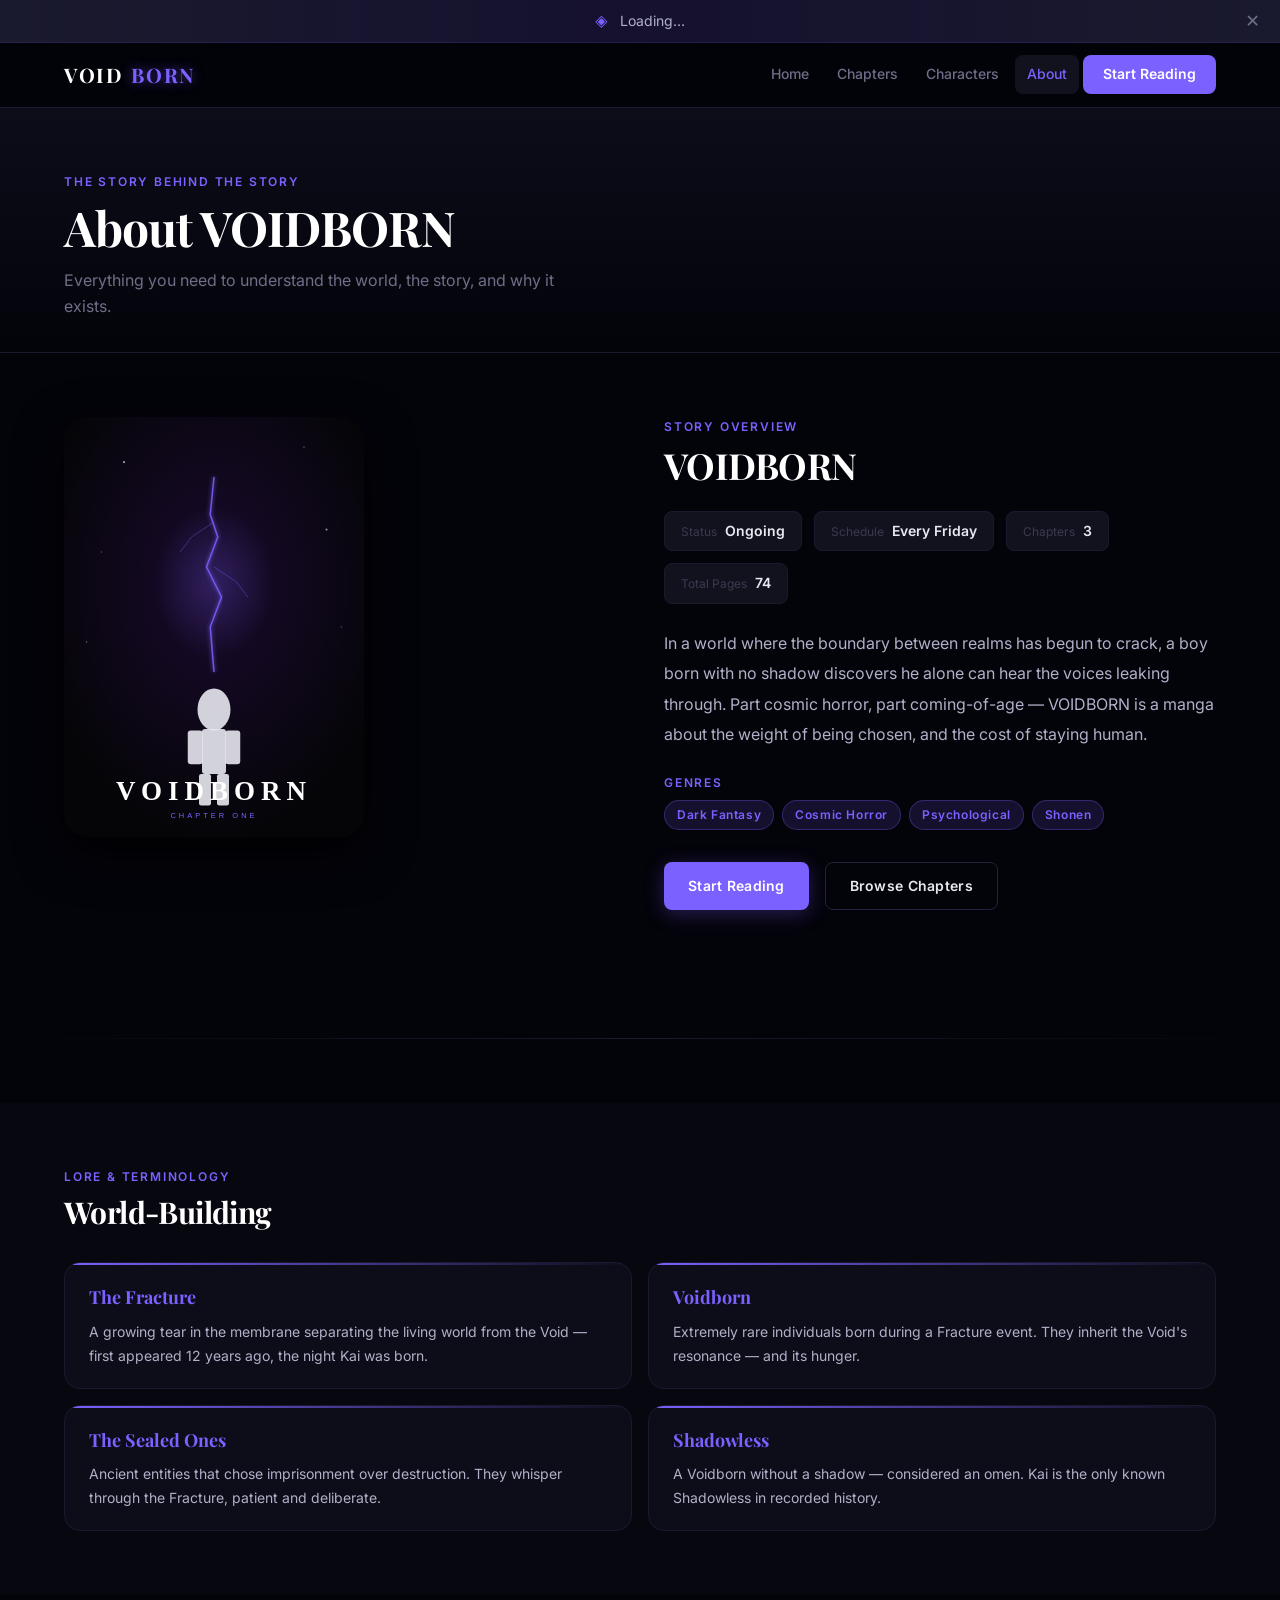
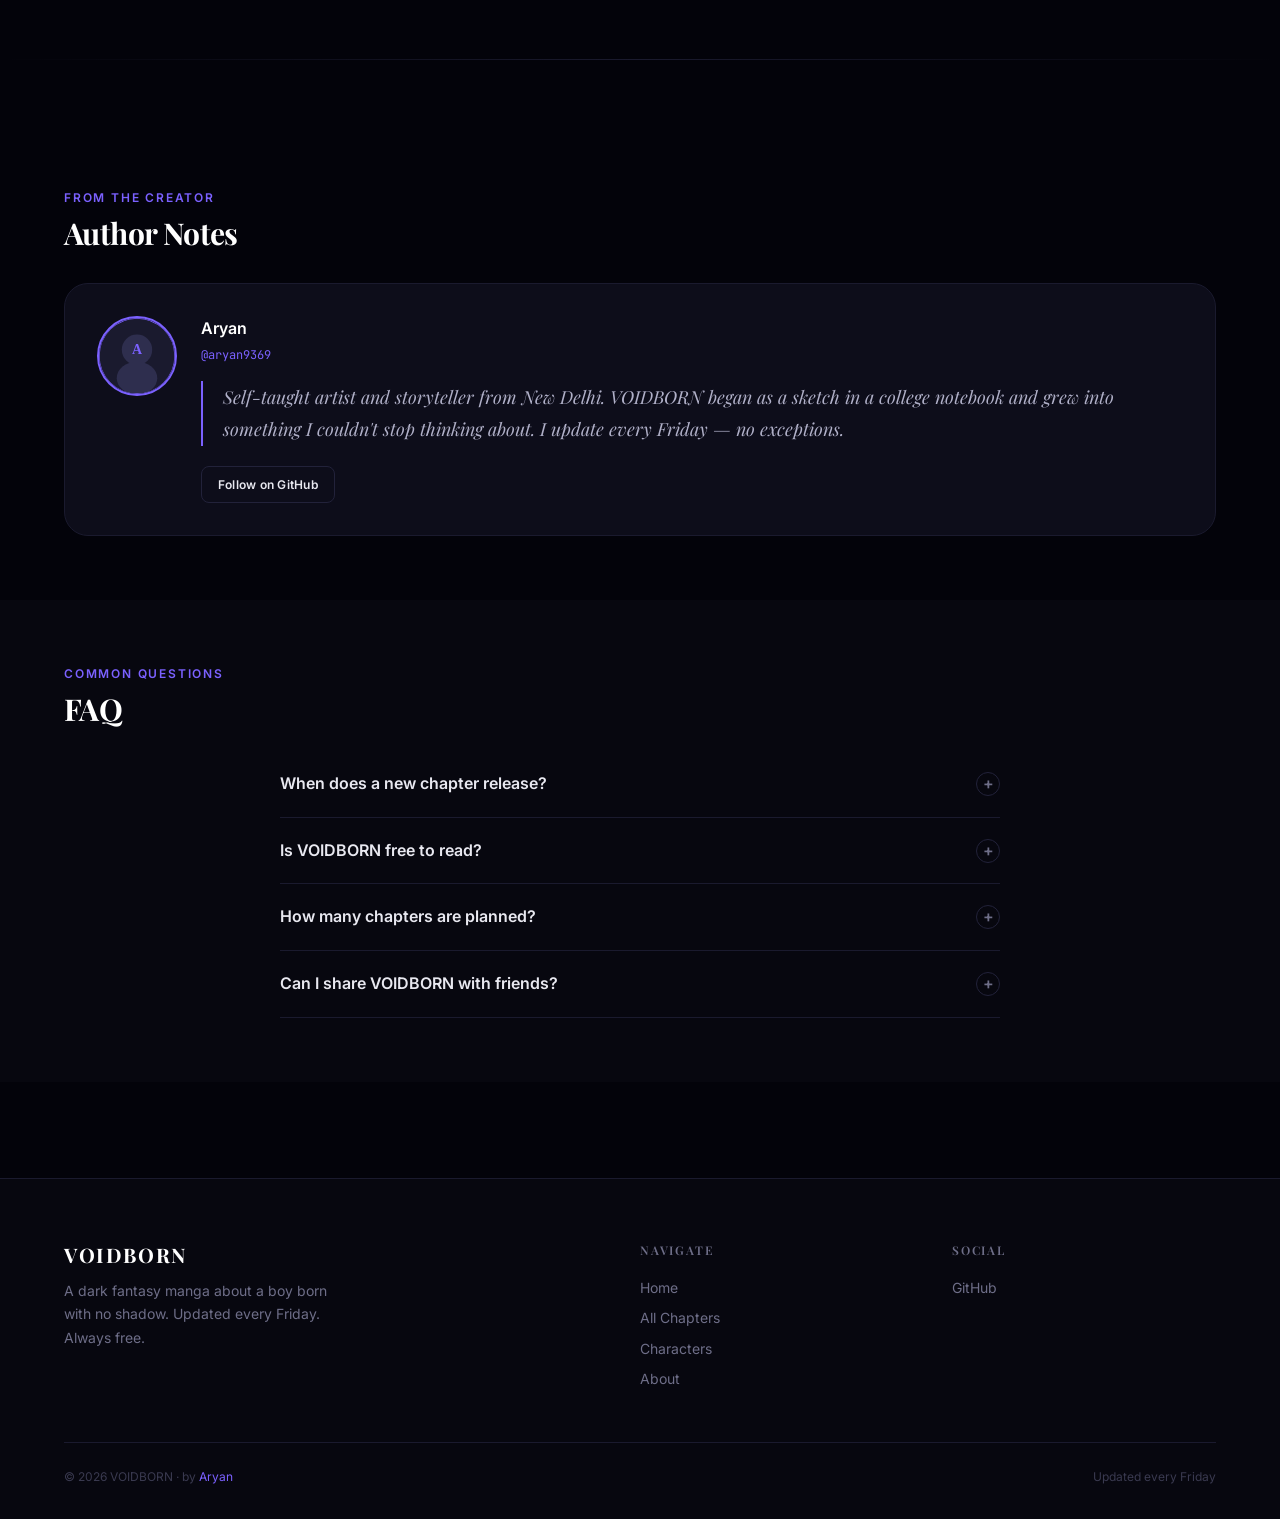
<file: about.html>
<!DOCTYPE html>
<html lang="en">
<head>
  <meta charset="UTF-8">
  <meta name="viewport" content="width=device-width, initial-scale=1.0">
  <title>About — VOIDBORN</title>
  <meta name="description" content="The story, world, and author behind VOIDBORN — a dark fantasy manga updated every Friday.">
  <meta property="og:title" content="About VOIDBORN">
  <meta property="og:description" content="Story overview, world-building lore, author notes and FAQ for VOIDBORN manga.">
  <meta property="og:image" content="assets/images/cover.svg">
    <link rel="icon" type="image/svg+xml" href="assets/images/icon-192.svg">
  <link rel="manifest" href="manifest.json">
  <meta name="theme-color" content="#03030a">
  <link rel="preconnect" href="https://fonts.googleapis.com">
  <link rel="preconnect" href="https://fonts.gstatic.com" crossorigin>
  <link href="https://fonts.googleapis.com/css2?family=Playfair+Display:ital,wght@0,700;0,800;1,700&family=Inter:wght@400;500;600&family=JetBrains+Mono:wght@400;600&display=swap" rel="stylesheet">
  <link rel="stylesheet" href="assets/css/global.css">
  <link rel="stylesheet" href="assets/css/pages.css">
</head>
<body>

  <!-- ── ANNOUNCEMENT BANNER ─────────────────────────────── -->
  <div id="announcement-banner" role="banner" aria-label="Site announcement">
    <span class="banner-icon">◈</span>
    <span id="banner-text">Loading…</span>
    <button class="banner-close" aria-label="Dismiss">✕</button>
  </div>

  <!-- ── NAVBAR ───────────────────────────────────────────── -->
  <nav id="navbar" role="navigation" aria-label="Main navigation">
    <div class="container nav-inner">
      <a href="index.html" class="nav-logo">VOID<span class="logo-accent">BORN</span></a>
      <div class="nav-links">
        <a href="index.html" class="nav-link">Home</a>
        <a href="chapters.html" class="nav-link">Chapters</a>
        <a href="characters.html" class="nav-link">Characters</a>
        <a href="about.html" class="nav-link">About</a>
        <a href="reader.html?chapter=chapter-1" class="nav-cta">Start Reading</a>
      </div>
      <button class="nav-mobile-toggle" aria-label="Toggle menu" aria-expanded="false">
        <span></span><span></span><span></span>
      </button>
    </div>
  </nav>

  <main>
    <!-- ── HERO ─────────────────────────────────────────── -->
    <section id="about-hero" aria-labelledby="about-h1">
      <div class="container">
        <div class="label mb-2">The Story Behind the Story</div>
        <h1 id="about-h1">About <span id="about-manga-title">VOIDBORN</span></h1>
        <p style="color:var(--ink-3);max-width:520px;margin-top:var(--space-3)">
          Everything you need to understand the world, the story, and why it exists.
        </p>
      </div>
    </section>

    <!-- ── STORY OVERVIEW ────────────────────────────────── -->
    <section id="story-overview" aria-labelledby="overview-h2">
      <div class="container">
        <div class="overview-grid">
          <div>
            <div class="overview-cover">
              <img id="overview-cover" src="" alt="VOIDBORN cover" loading="lazy" width="300" height="420">
            </div>
          </div>
          <div class="overview-text">
            <div class="label mb-2">Story Overview</div>
            <h2 id="overview-h2" id="overview-title">VOIDBORN</h2>

            <!-- Meta chips -->
            <div class="overview-meta">
              <div class="meta-item">
                <span class="meta-item-label">Status</span>
                <span class="meta-item-value" id="meta-status">—</span>
              </div>
              <div class="meta-item">
                <span class="meta-item-label">Schedule</span>
                <span class="meta-item-value" id="meta-schedule">—</span>
              </div>
              <div class="meta-item">
                <span class="meta-item-label">Chapters</span>
                <span class="meta-item-value" id="meta-chapters">—</span>
              </div>
              <div class="meta-item">
                <span class="meta-item-label">Total Pages</span>
                <span class="meta-item-value" id="meta-pages">—</span>
              </div>
            </div>

            <p class="overview-synopsis" id="overview-synopsis">Loading…</p>

            <!-- Genre tags -->
            <div class="label mb-2">Genres</div>
            <div class="genre-tags" id="genre-tags">
              <!-- Populated by about.js -->
            </div>

            <div style="margin-top:var(--space-8);display:flex;gap:var(--space-4);flex-wrap:wrap">
              <a href="reader.html?chapter=chapter-1" class="btn btn-primary">Start Reading</a>
              <a href="chapters.html" class="btn btn-outline">Browse Chapters</a>
            </div>
          </div>
        </div>
      </div>
    </section>

    <div class="divider"></div>

    <!-- ── WORLD BUILDING ────────────────────────────────── -->
    <section id="world-building" aria-labelledby="world-h2">
      <div class="container">
        <div class="section-header">
          <div>
            <div class="label mb-2">Lore & Terminology</div>
            <h2 id="world-h2">World-Building</h2>
          </div>
        </div>
        <div class="world-grid" id="world-grid">
          <!-- Populated by about.js -->
          <div class="skeleton" style="height:100px;border-radius:12px"></div>
          <div class="skeleton" style="height:100px;border-radius:12px"></div>
          <div class="skeleton" style="height:100px;border-radius:12px"></div>
          <div class="skeleton" style="height:100px;border-radius:12px"></div>
        </div>
      </div>
    </section>

    <div class="divider"></div>

    <!-- ── AUTHOR NOTES ───────────────────────────────────── -->
    <section id="author-notes" aria-labelledby="notes-h2">
      <div class="container">
        <div class="section-header">
          <div>
            <div class="label mb-2">From the Creator</div>
            <h2 id="notes-h2">Author Notes</h2>
          </div>
        </div>
        <div class="author-note-card">
          <div class="author-note-avatar">
            <img id="note-author-avatar" src="" alt="" loading="lazy" width="80" height="80">
          </div>
          <div>
            <div class="author-note-name" id="note-author-name">—</div>
            <div class="author-note-handle" id="note-author-handle">—</div>
            <blockquote class="author-note-text" id="note-author-bio">Loading…</blockquote>
            <div style="margin-top:var(--space-5)">
              <a href="https://github.com/Aryan9369" class="btn btn-outline btn-sm" target="_blank" rel="noopener noreferrer">
                Follow on GitHub
              </a>
            </div>
          </div>
        </div>
      </div>
    </section>

    <!-- ── FAQ ───────────────────────────────────────────── -->
    <section id="faq-section" aria-labelledby="faq-h2">
      <div class="container">
        <div class="section-header" style="margin-bottom:var(--space-6)">
          <div>
            <div class="label mb-2">Common Questions</div>
            <h2 id="faq-h2">FAQ</h2>
          </div>
        </div>
        <div class="faq-list" id="faq-list" role="list">
          <!-- Populated by about.js -->
          <div class="skeleton" style="height:56px;border-radius:8px;margin-bottom:8px"></div>
          <div class="skeleton" style="height:56px;border-radius:8px;margin-bottom:8px"></div>
          <div class="skeleton" style="height:56px;border-radius:8px"></div>
        </div>
      </div>
    </section>
  </main>

  <!-- ── FOOTER ───────────────────────────────────────── -->
  <footer id="site-footer" role="contentinfo">
    <div class="container">
      <div class="footer-grid">
        <div class="footer-brand">
          <h3>VOIDBORN</h3>
          <p>A dark fantasy manga about a boy born with no shadow. Updated every Friday. Always free.</p>
        </div>
        <div class="footer-col">
          <h4>Navigate</h4>
          <a href="index.html">Home</a>
          <a href="chapters.html">All Chapters</a>
          <a href="characters.html">Characters</a>
          <a href="about.html">About</a>
        </div>
        <div class="footer-col">
          <h4>Social</h4>
          <a href="https://github.com/Aryan9369" target="_blank" rel="noopener noreferrer">GitHub</a>
        </div>
      </div>
      <div class="footer-bottom">
        <span>© 2026 VOIDBORN · by <a href="https://github.com/Aryan9369" style="color:var(--fracture)" target="_blank" rel="noopener noreferrer">Aryan</a></span>
        <span>Updated every Friday</span>
      </div>
    </div>
  </footer>

  <div id="toast-container" aria-live="polite" aria-atomic="true"></div>

  <script src="assets/js/core.js"></script>
  <script src="assets/js/about.js"></script>
  <script>
    if ('serviceWorker' in navigator) {
      window.addEventListener('load', () => navigator.serviceWorker.register('sw.js').catch(() => {}));
    }
  </script>
</body>
</html>
</file>
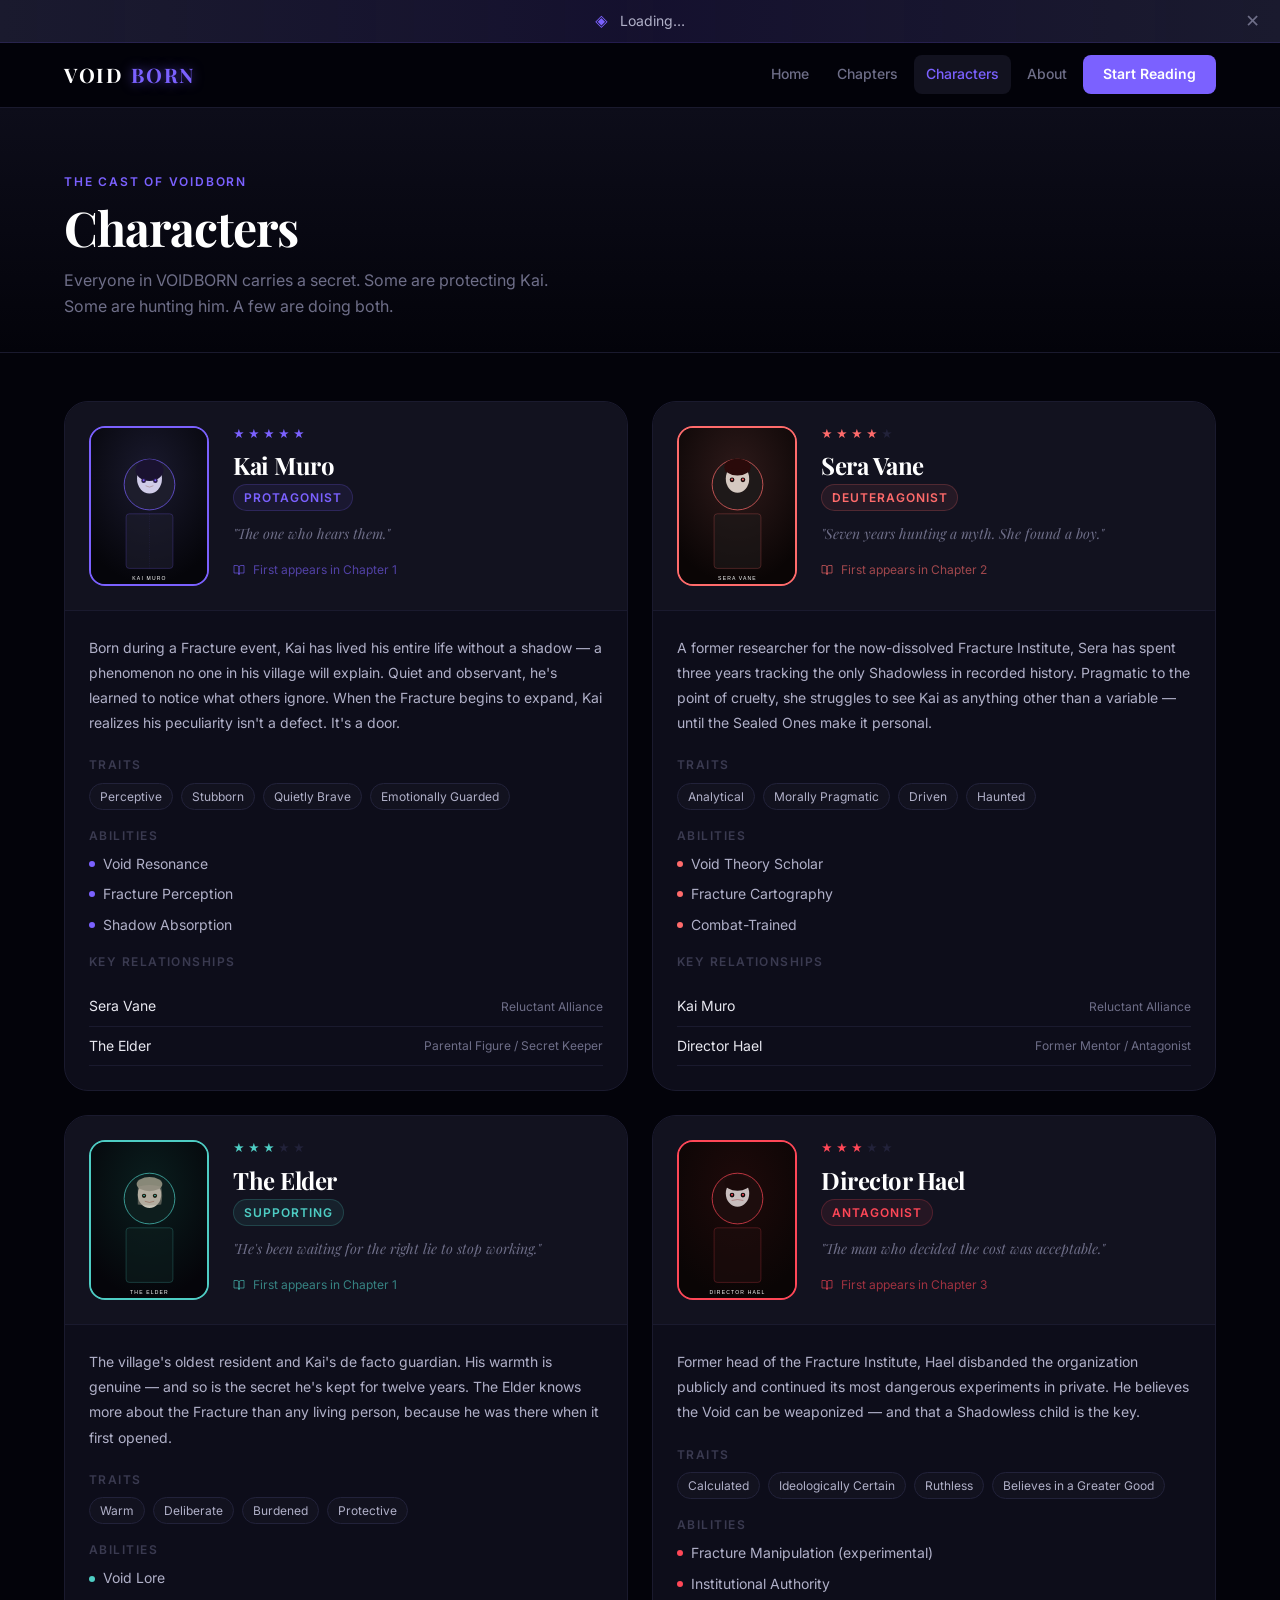
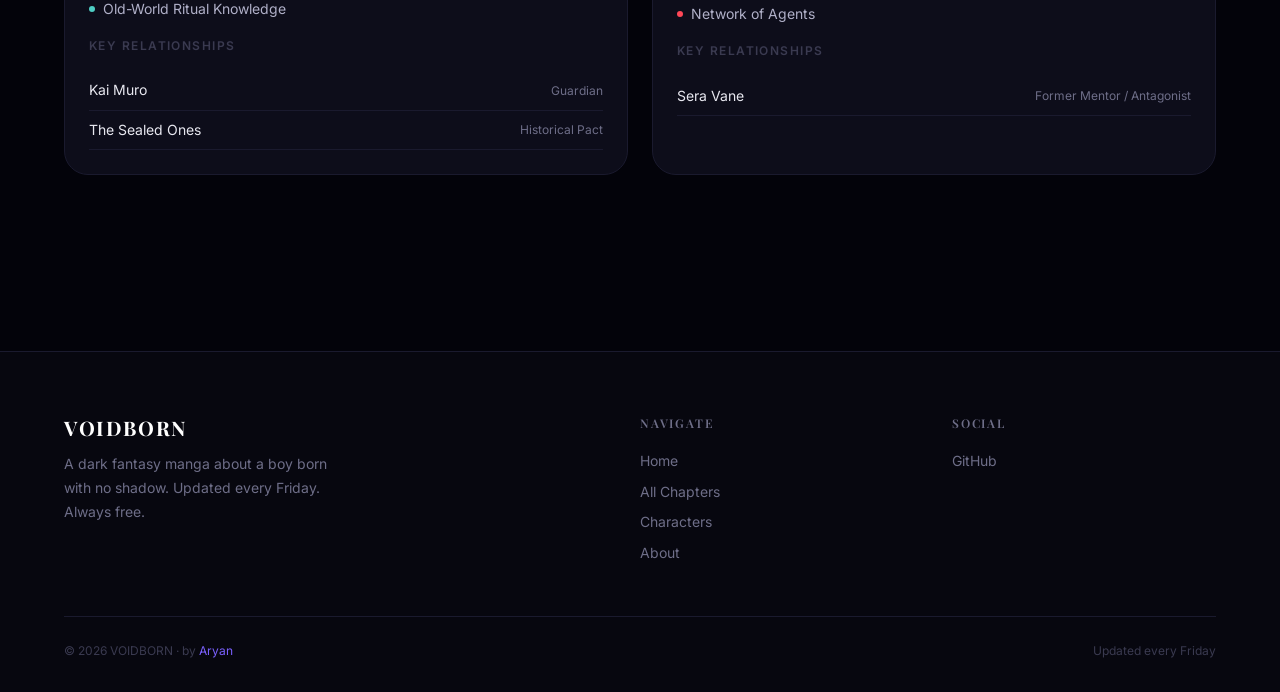
<file: characters.html>
<!DOCTYPE html>
<html lang="en">
<head>
  <meta charset="UTF-8">
  <meta name="viewport" content="width=device-width, initial-scale=1.0">
  <title>Characters — VOIDBORN</title>
  <meta name="description" content="Meet the characters of VOIDBORN — profiles, abilities, relationships, and story roles.">
  <meta property="og:title" content="Characters — VOIDBORN">
  <meta property="og:description" content="Meet the cast of VOIDBORN: Kai, Sera, The Elder, and Director Hael.">
  <meta property="og:image" content="assets/images/cover.svg">
    <link rel="icon" type="image/svg+xml" href="assets/images/icon-192.svg">
  <link rel="manifest" href="manifest.json">
  <meta name="theme-color" content="#03030a">
  <link rel="preconnect" href="https://fonts.googleapis.com">
  <link rel="preconnect" href="https://fonts.gstatic.com" crossorigin>
  <link href="https://fonts.googleapis.com/css2?family=Playfair+Display:ital,wght@0,700;0,800;1,700&family=Inter:wght@400;500;600&family=JetBrains+Mono:wght@400;600&display=swap" rel="stylesheet">
  <link rel="stylesheet" href="assets/css/global.css">
  <link rel="stylesheet" href="assets/css/pages.css">
</head>
<body>

  <!-- ── ANNOUNCEMENT BANNER ─────────────────────────────── -->
  <div id="announcement-banner" role="banner" aria-label="Site announcement">
    <span class="banner-icon">◈</span>
    <span id="banner-text">Loading…</span>
    <button class="banner-close" aria-label="Dismiss">✕</button>
  </div>

  <!-- ── NAVBAR ───────────────────────────────────────────── -->
  <nav id="navbar" role="navigation" aria-label="Main navigation">
    <div class="container nav-inner">
      <a href="index.html" class="nav-logo">VOID<span class="logo-accent">BORN</span></a>
      <div class="nav-links">
        <a href="index.html" class="nav-link">Home</a>
        <a href="chapters.html" class="nav-link">Chapters</a>
        <a href="characters.html" class="nav-link">Characters</a>
        <a href="about.html" class="nav-link">About</a>
        <a href="reader.html?chapter=chapter-1" class="nav-cta">Start Reading</a>
      </div>
      <button class="nav-mobile-toggle" aria-label="Toggle menu" aria-expanded="false">
        <span></span><span></span><span></span>
      </button>
    </div>
  </nav>

  <main>
    <!-- ── HERO ─────────────────────────────────────────── -->
    <section id="chars-hero" aria-labelledby="chars-h1">
      <div class="container">
        <div class="label mb-2">The Cast of VOIDBORN</div>
        <h1 id="chars-h1">Characters</h1>
        <p style="color:var(--ink-3);max-width:520px;margin-top:var(--space-3)">
          Everyone in VOIDBORN carries a secret. Some are protecting Kai. Some are hunting him. A few are doing both.
        </p>
      </div>
    </section>

    <!-- ── CHARACTER GRID ────────────────────────────────── -->
    <section id="characters-section" aria-label="Character profiles">
      <div class="container">
        <div id="characters-grid" class="char-grid">
          <!-- Populated by characters.js -->
          <div class="skeleton" style="height:500px;border-radius:16px"></div>
          <div class="skeleton" style="height:500px;border-radius:16px"></div>
          <div class="skeleton" style="height:500px;border-radius:16px"></div>
          <div class="skeleton" style="height:500px;border-radius:16px"></div>
        </div>
      </div>
    </section>
  </main>

  <!-- ── FOOTER ───────────────────────────────────────── -->
  <footer id="site-footer" role="contentinfo">
    <div class="container">
      <div class="footer-grid">
        <div class="footer-brand">
          <h3>VOIDBORN</h3>
          <p>A dark fantasy manga about a boy born with no shadow. Updated every Friday. Always free.</p>
        </div>
        <div class="footer-col">
          <h4>Navigate</h4>
          <a href="index.html">Home</a>
          <a href="chapters.html">All Chapters</a>
          <a href="characters.html">Characters</a>
          <a href="about.html">About</a>
        </div>
        <div class="footer-col">
          <h4>Social</h4>
          <a href="https://github.com/Aryan9369" target="_blank" rel="noopener noreferrer">GitHub</a>
        </div>
      </div>
      <div class="footer-bottom">
        <span>© 2026 VOIDBORN · by <a href="https://github.com/Aryan9369" style="color:var(--fracture)" target="_blank" rel="noopener noreferrer">Aryan</a></span>
        <span>Updated every Friday</span>
      </div>
    </div>
  </footer>

  <div id="toast-container" aria-live="polite" aria-atomic="true"></div>

  <script src="assets/js/core.js"></script>
  <script src="assets/js/characters.js"></script>
  <script>
    if ('serviceWorker' in navigator) {
      window.addEventListener('load', () => navigator.serviceWorker.register('sw.js').catch(() => {}));
    }
  </script>
</body>
</html>
</file>
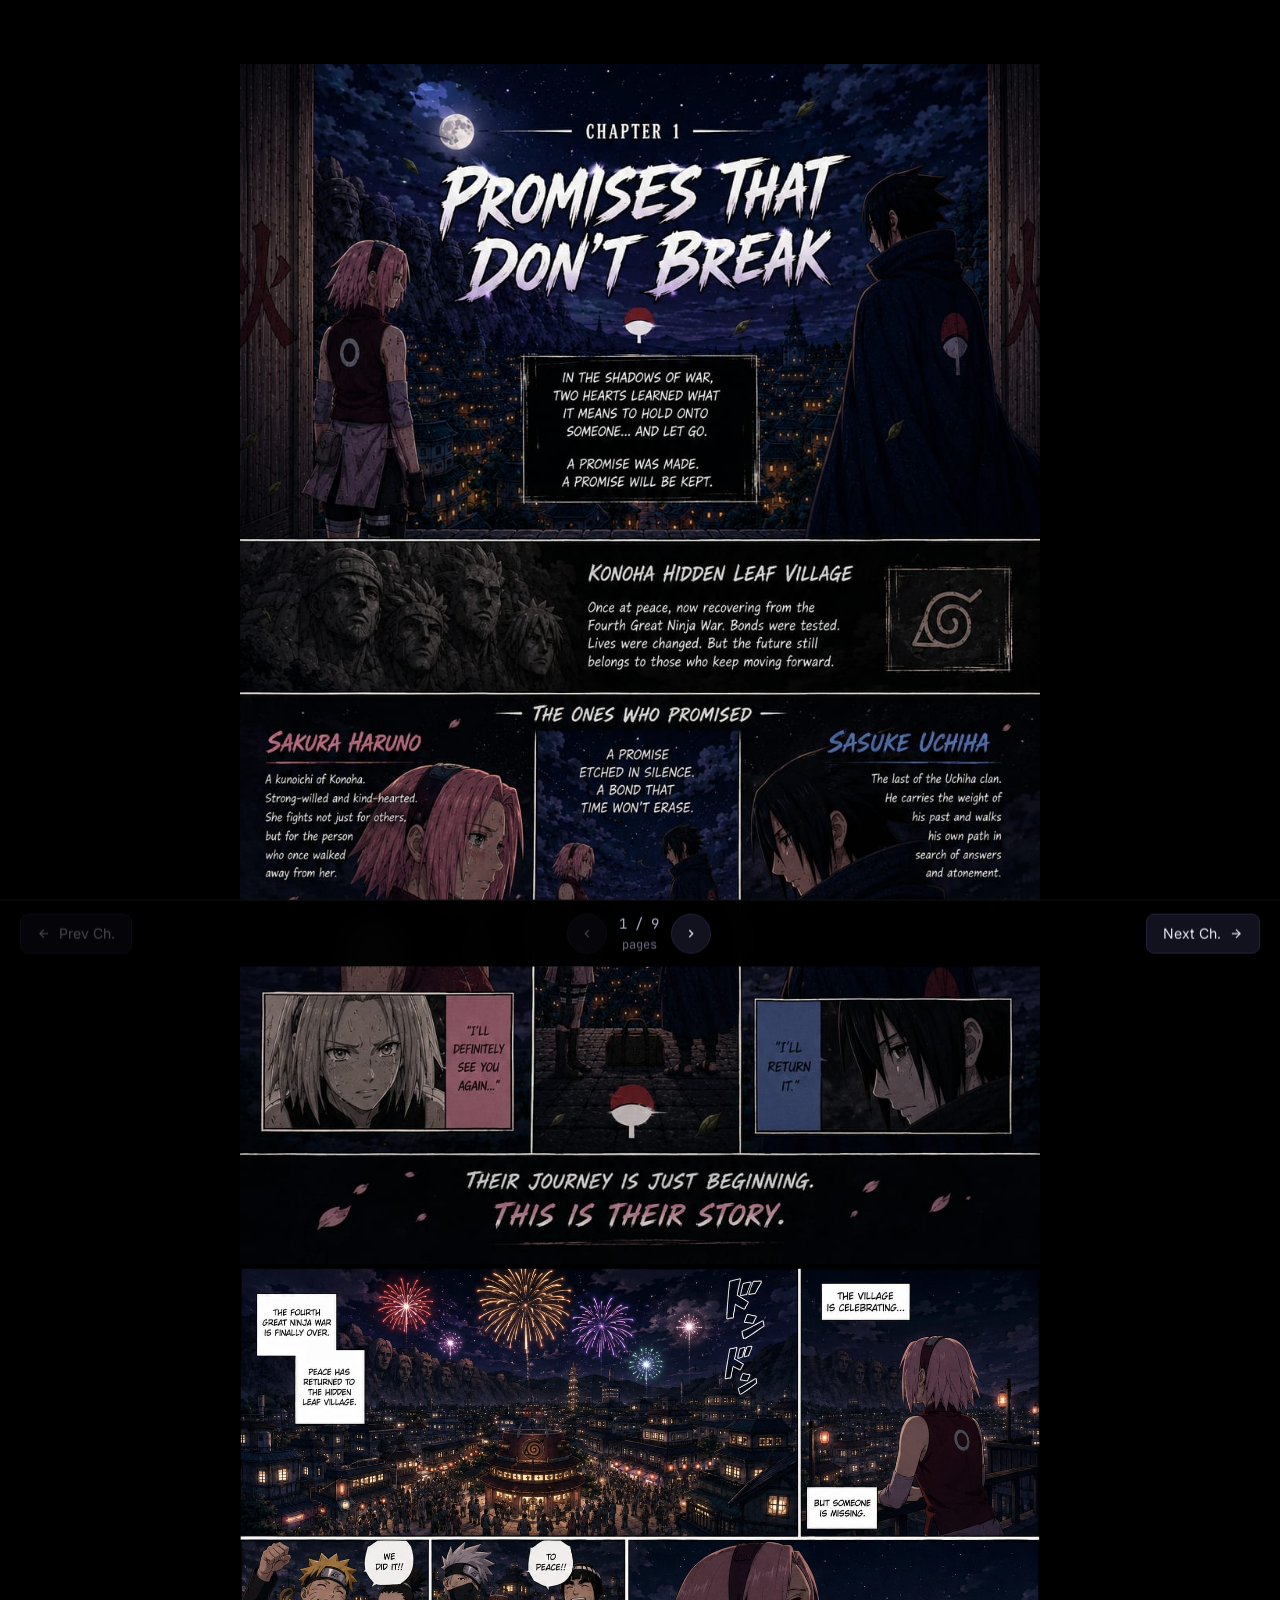
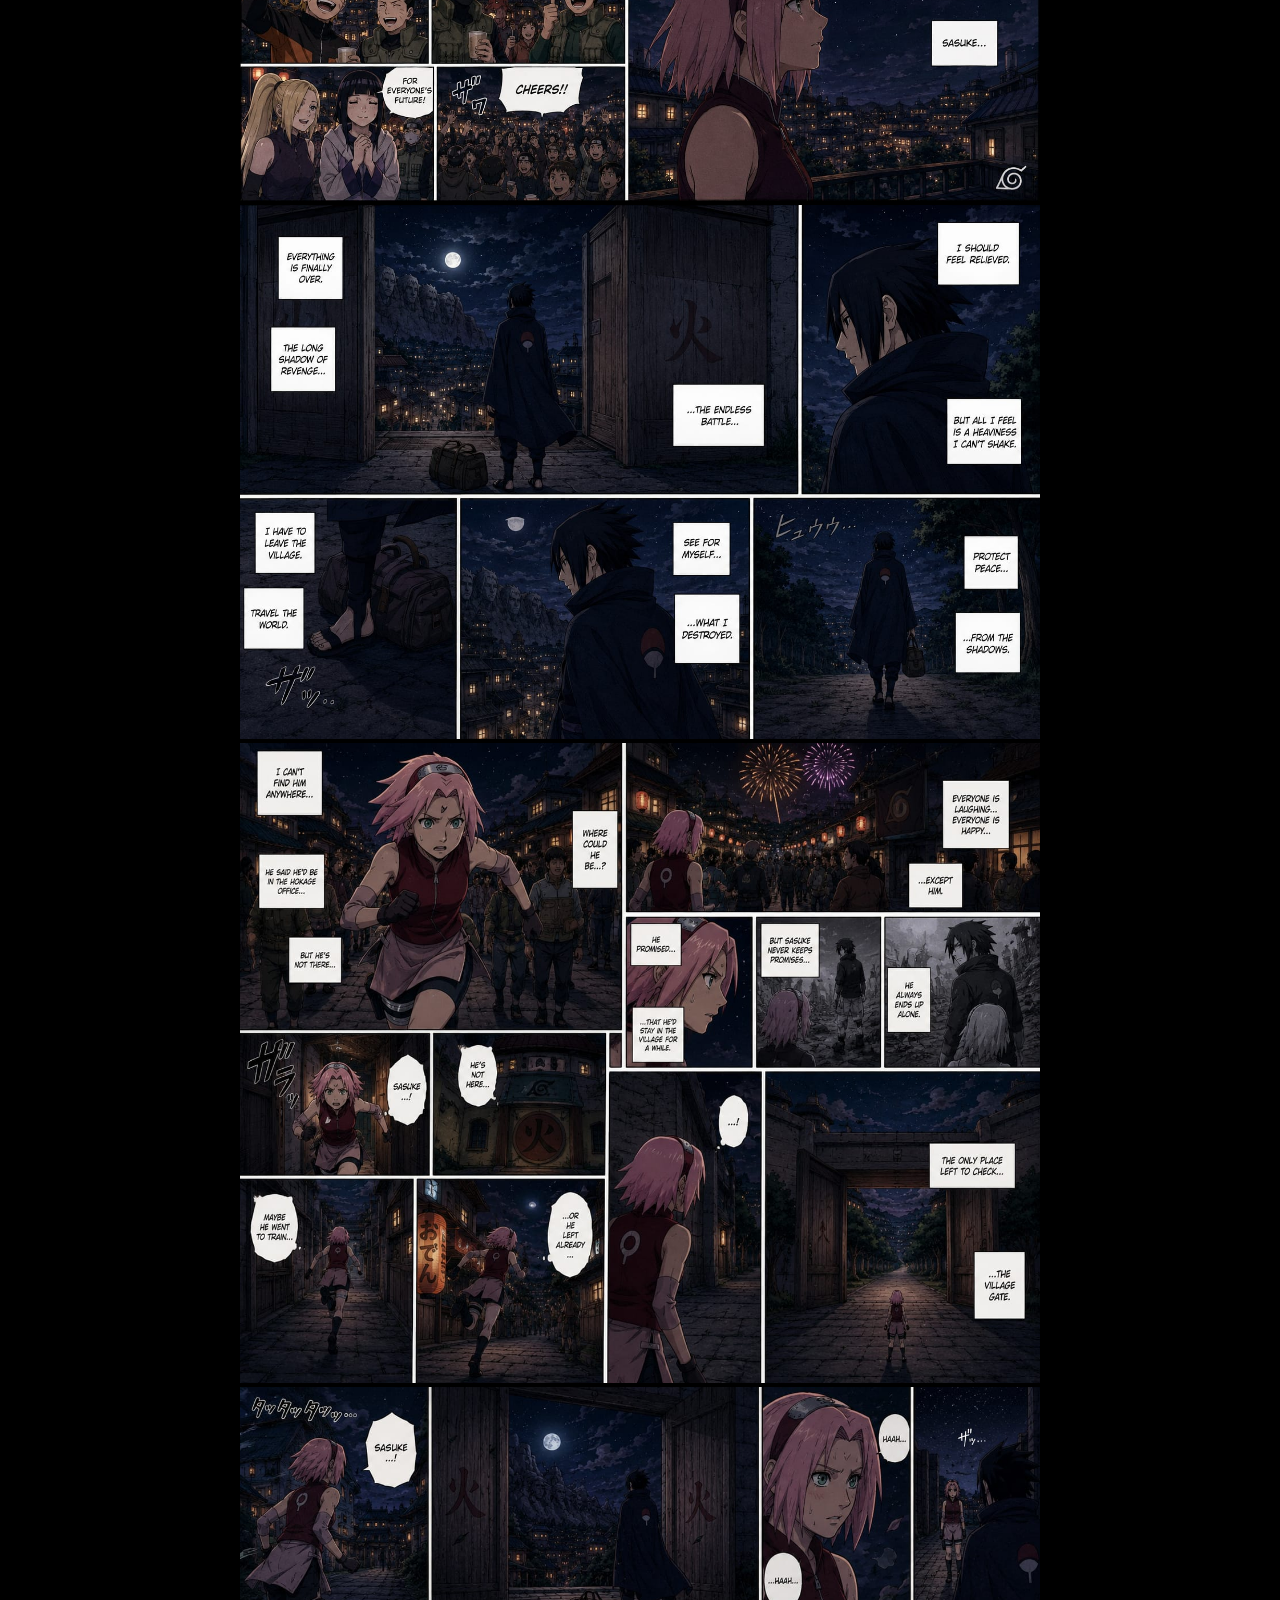
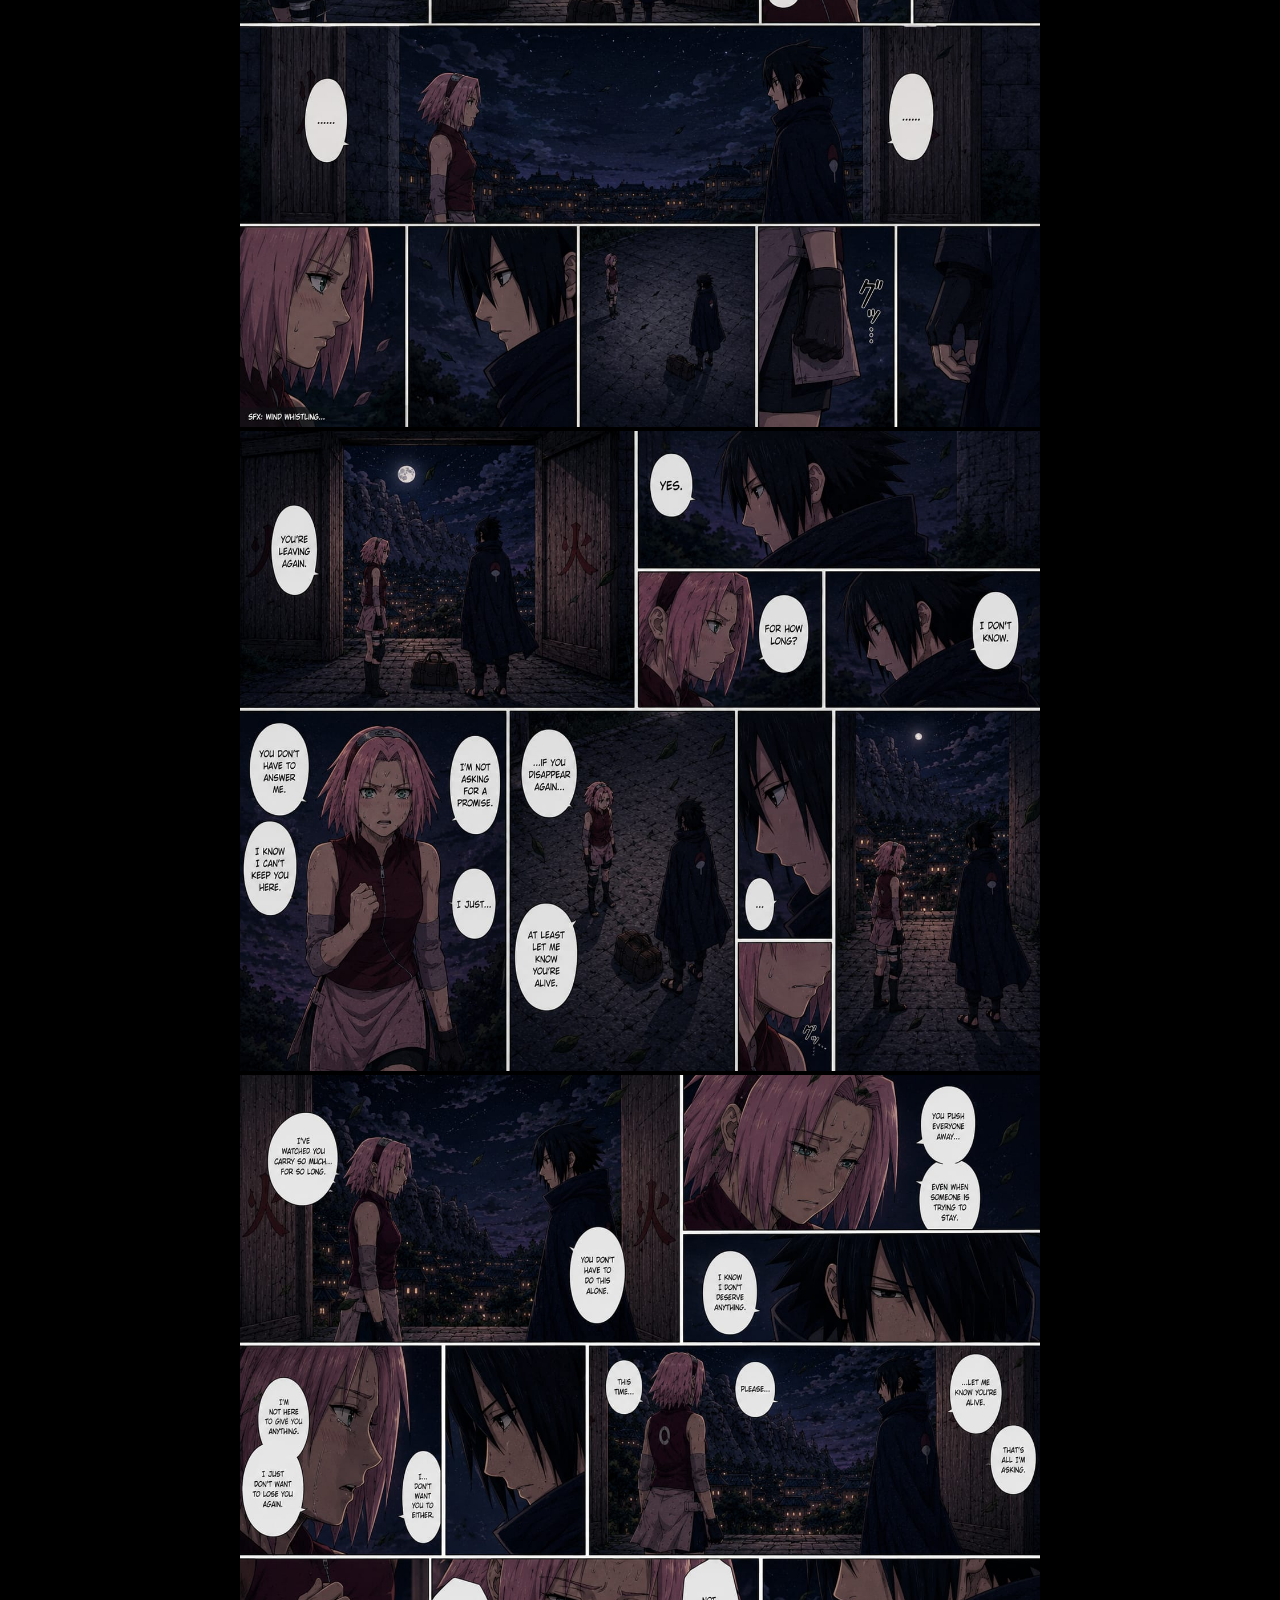
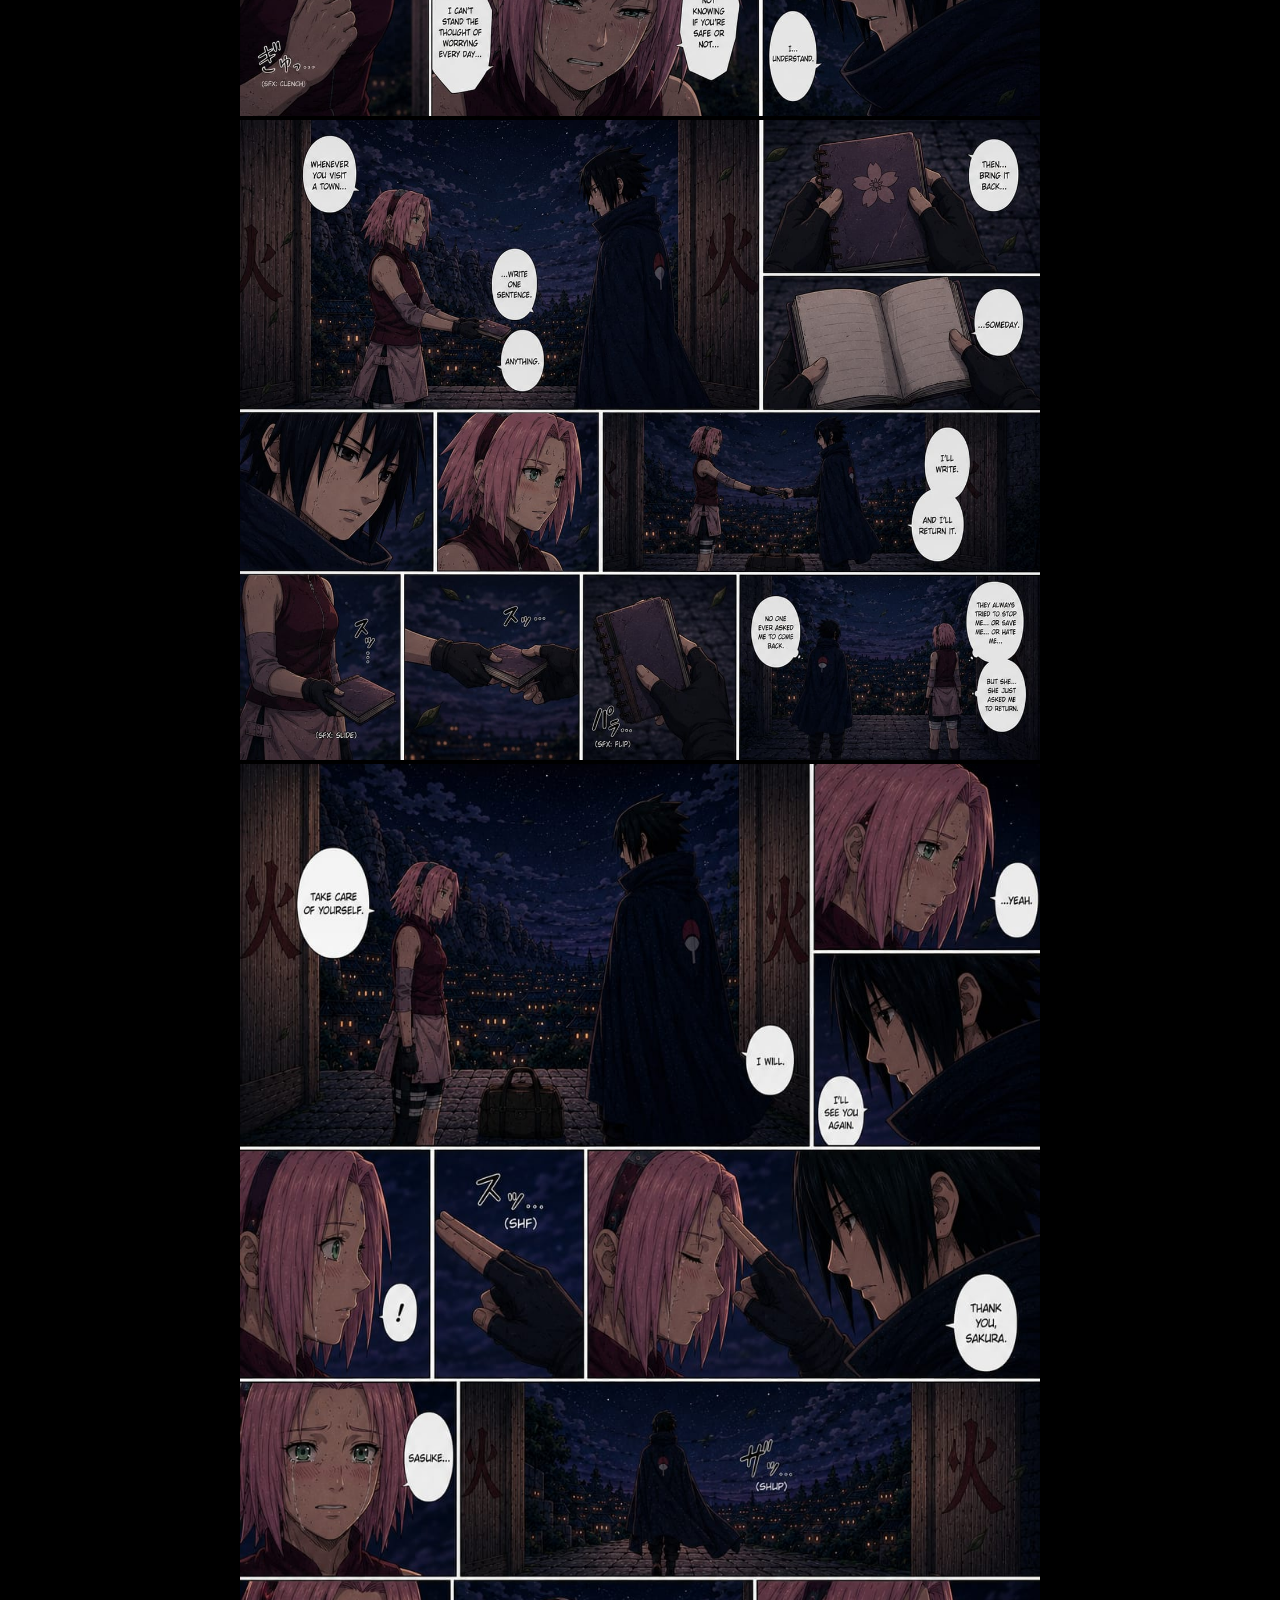
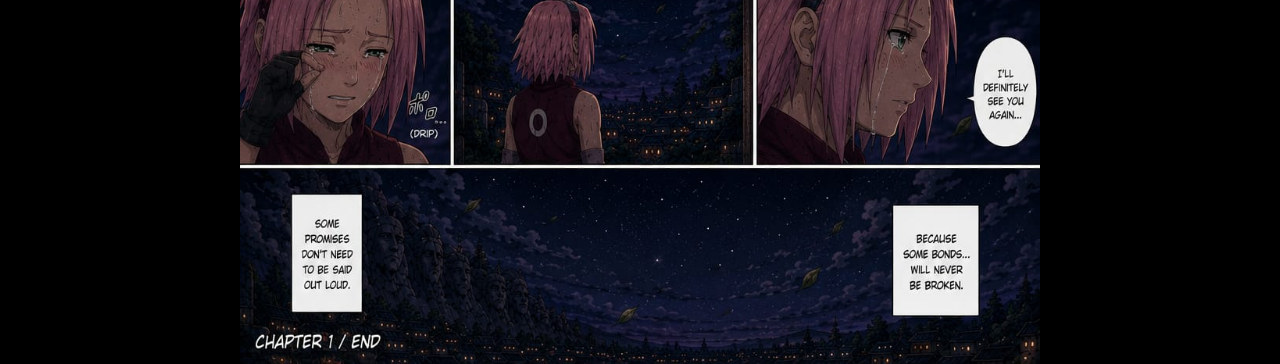
<file: reader.html>
<!DOCTYPE html>
<html lang="en">
<head>
  <meta charset="UTF-8">
  <meta name="viewport" content="width=device-width, initial-scale=1.0">
  <title>Reading — VOIDBORN</title>
  <meta name="description" content="Read VOIDBORN manga online. Immersive reader with vertical scroll and page-by-page modes.">
  <meta name="robots" content="noindex">
    <link rel="icon" type="image/svg+xml" href="assets/images/icon-192.svg">
  <link rel="manifest" href="manifest.json">
  <meta name="theme-color" content="#000000">
  <link rel="preconnect" href="https://fonts.googleapis.com">
  <link rel="preconnect" href="https://fonts.gstatic.com" crossorigin>
  <link href="https://fonts.googleapis.com/css2?family=Playfair+Display:wght@700&family=Inter:wght@400;500;600&family=JetBrains+Mono:wght@400;600&display=swap" rel="stylesheet">
  <link rel="stylesheet" href="assets/css/global.css">
  <link rel="stylesheet" href="assets/css/reader.css">
</head>
<body class="reader-body">

  <!-- ── READING PROGRESS BAR ──────────────────────────── -->
  <div id="reading-progress-bar" role="progressbar" aria-label="Reading progress" aria-valuemin="0" aria-valuemax="100" style="width:0%"></div>

  <!-- ── TOP BAR ───────────────────────────────────────── -->
  <header id="reader-topbar" aria-label="Reader controls">
    <!-- Left: back + chapter info -->
    <div class="topbar-left">
      <a href="chapters.html" class="topbar-back" aria-label="Back to chapters">
        <svg width="16" height="16" viewBox="0 0 24 24" fill="none" stroke="currentColor" stroke-width="2" aria-hidden="true"><path d="M19 12H5"/><path d="M12 19l-7-7 7-7"/></svg>
        <span>Chapters</span>
      </a>
      <div class="topbar-divider" aria-hidden="true"></div>
      <div class="topbar-chapter-info">
        <div class="topbar-chapter-num">Chapter —</div>
        <div class="topbar-chapter-title">Loading…</div>
      </div>
    </div>

    <!-- Center: chapter selector -->
    <div class="topbar-center">
      <label for="chapter-selector" class="sr-only">Jump to chapter</label>
      <select class="chapter-selector" id="chapter-selector" aria-label="Jump to chapter"></select>
    </div>

    <!-- Right: controls -->
    <div class="topbar-right">
      <!-- Zoom out -->
      <button class="reader-btn" id="zoom-out-btn" aria-label="Zoom out" title="Zoom out (-)">
        <svg width="16" height="16" viewBox="0 0 24 24" fill="none" stroke="currentColor" stroke-width="2"><circle cx="11" cy="11" r="8"/><line x1="21" y1="21" x2="16.65" y2="16.65"/><line x1="8" y1="11" x2="14" y2="11"/></svg>
      </button>
      <!-- Zoom label -->
      <span class="reader-btn-text" id="zoom-label" aria-live="polite">100%</span>
      <!-- Zoom in -->
      <button class="reader-btn" id="zoom-in-btn" aria-label="Zoom in" title="Zoom in (+)">
        <svg width="16" height="16" viewBox="0 0 24 24" fill="none" stroke="currentColor" stroke-width="2"><circle cx="11" cy="11" r="8"/><line x1="21" y1="21" x2="16.65" y2="16.65"/><line x1="11" y1="8" x2="11" y2="14"/><line x1="8" y1="11" x2="14" y2="11"/></svg>
      </button>
      <!-- Mode toggle -->
      <button class="reader-btn" id="mode-toggle-btn" aria-label="Toggle reading mode" title="Toggle reading mode (M)">
        <svg width="16" height="16" viewBox="0 0 24 24" fill="none" stroke="currentColor" stroke-width="2"><rect x="3" y="3" width="18" height="18" rx="2"/><line x1="3" y1="9" x2="21" y2="9"/><line x1="3" y1="15" x2="21" y2="15"/></svg>
      </button>
      <!-- Bookmark -->
      <button class="reader-btn" id="bookmark-btn" aria-label="Bookmark this page" title="Bookmark (B)">
        <svg width="16" height="16" viewBox="0 0 24 24" fill="none" stroke="currentColor" stroke-width="2"><path d="M19 21l-7-5-7 5V5a2 2 0 0 1 2-2h10a2 2 0 0 1 2 2z"/></svg>
      </button>
      <!-- Share -->
      <button class="reader-btn" id="share-btn" aria-label="Share chapter" title="Share">
        <svg width="16" height="16" viewBox="0 0 24 24" fill="none" stroke="currentColor" stroke-width="2"><circle cx="18" cy="5" r="3"/><circle cx="6" cy="12" r="3"/><circle cx="18" cy="19" r="3"/><line x1="8.59" y1="13.51" x2="15.42" y2="17.49"/><line x1="15.41" y1="6.51" x2="8.59" y2="10.49"/></svg>
      </button>
      <!-- Fullscreen -->
      <button class="reader-btn" id="fullscreen-btn" aria-label="Toggle fullscreen" title="Fullscreen (F)">
        <svg width="16" height="16" viewBox="0 0 24 24" fill="none" stroke="currentColor" stroke-width="2"><path d="M8 3H5a2 2 0 0 0-2 2v3m18 0V5a2 2 0 0 0-2-2h-3m0 18h3a2 2 0 0 0 2-2v-3M3 16v3a2 2 0 0 0 2 2h3"/></svg>
      </button>
      <!-- Keyboard shortcuts help -->
      <button class="reader-btn" id="shortcuts-btn" aria-label="Keyboard shortcuts" title="Shortcuts (?)">
        <svg width="16" height="16" viewBox="0 0 24 24" fill="none" stroke="currentColor" stroke-width="2"><circle cx="12" cy="12" r="10"/><path d="M9.09 9a3 3 0 0 1 5.83 1c0 2-3 3-3 3"/><line x1="12" y1="17" x2="12.01" y2="17"/></svg>
      </button>
    </div>
  </header>

  <!-- ── READER CONTENT ─────────────────────────────────── -->
  <main id="reader-content" class="mode-vertical" data-zoom="100" aria-label="Manga pages">
    <!-- Pages injected by reader.js -->
    <!-- Skeleton while loading -->
    <div style="width:100%;max-width:800px;margin:0 auto;padding:20px 0">
      <div class="skeleton" style="width:100%;aspect-ratio:2/3;border-radius:0"></div>
    </div>

    <!-- Chapter end card (moved into DOM by reader.js) -->
    <div id="chapter-end" aria-label="End of chapter" style="display:none">
      <div class="chapter-end-icon" aria-hidden="true">◈</div>
      <h3>End of Chapter</h3>
      <p>The fracture widens. Keep reading.</p>
      <div class="chapter-end-actions">
        <button id="next-chapter-btn-end" class="btn btn-primary">Next Chapter →</button>
        <a href="chapters.html" class="btn btn-outline">All Chapters</a>
      </div>
    </div>
  </main>

  <!-- ── BOTTOM BAR ────────────────────────────────────── -->
  <footer id="reader-bottombar" aria-label="Chapter navigation">
    <!-- Previous chapter -->
    <button class="nav-chapter-btn" id="prev-chapter-btn" aria-label="Previous chapter">
      <svg width="14" height="14" viewBox="0 0 24 24" fill="none" stroke="currentColor" stroke-width="2" aria-hidden="true"><path d="M19 12H5"/><path d="M12 19l-7-7 7-7"/></svg>
      Prev Ch.
    </button>

    <!-- Page navigation (page mode) + counter -->
    <div style="display:flex;align-items:center;gap:var(--space-4)">
      <div class="page-nav-btns">
        <button class="page-nav-btn" id="prev-page-btn" aria-label="Previous page" disabled>
          <svg width="14" height="14" viewBox="0 0 24 24" fill="none" stroke="currentColor" stroke-width="2"><path d="M15 18l-6-6 6-6"/></svg>
        </button>
        <div class="page-counter" aria-live="polite">
          <span id="page-counter">— / —</span>
          <div class="page-counter-small">pages</div>
        </div>
        <button class="page-nav-btn" id="next-page-btn" aria-label="Next page">
          <svg width="14" height="14" viewBox="0 0 24 24" fill="none" stroke="currentColor" stroke-width="2"><path d="M9 18l6-6-6-6"/></svg>
        </button>
      </div>
    </div>

    <!-- Next chapter -->
    <button class="nav-chapter-btn" id="next-chapter-btn" aria-label="Next chapter">
      Next Ch.
      <svg width="14" height="14" viewBox="0 0 24 24" fill="none" stroke="currentColor" stroke-width="2" aria-hidden="true"><path d="M5 12h14"/><path d="M12 5l7 7-7 7"/></svg>
    </button>
  </footer>

  <!-- ── KEYBOARD SHORTCUTS OVERLAY ────────────────────── -->
  <div id="shortcuts-overlay" class="hidden" role="dialog" aria-label="Keyboard shortcuts" aria-modal="true">
    <div class="shortcuts-panel">
      <h3>Keyboard Shortcuts</h3>
      <div class="shortcut-row">
        <span>Next page / scroll down</span>
        <span class="shortcut-key"><span class="key">→</span> <span class="key">↓</span> <span class="key">D</span></span>
      </div>
      <div class="shortcut-row">
        <span>Previous page / scroll up</span>
        <span class="shortcut-key"><span class="key">←</span> <span class="key">↑</span> <span class="key">A</span></span>
      </div>
      <div class="shortcut-row">
        <span>Toggle fullscreen</span>
        <span class="shortcut-key"><span class="key">F</span></span>
      </div>
      <div class="shortcut-row">
        <span>Bookmark current page</span>
        <span class="shortcut-key"><span class="key">B</span></span>
      </div>
      <div class="shortcut-row">
        <span>Toggle read mode</span>
        <span class="shortcut-key"><span class="key">M</span></span>
      </div>
      <div class="shortcut-row">
        <span>Zoom in / out</span>
        <span class="shortcut-key"><span class="key">+</span> <span class="key">-</span></span>
      </div>
      <div class="shortcut-row">
        <span>Show / hide shortcuts</span>
        <span class="shortcut-key"><span class="key">?</span></span>
      </div>
      <div class="shortcut-row">
        <span>Close overlay</span>
        <span class="shortcut-key"><span class="key">Esc</span></span>
      </div>
      <button class="btn btn-outline btn-sm" style="margin-top:var(--space-5);width:100%" onclick="document.getElementById('shortcuts-overlay').classList.add('hidden')">Close</button>
    </div>
  </div>

  <div id="toast-container" aria-live="polite" aria-atomic="true"></div>

  <script src="assets/js/core.js"></script>
  <script src="assets/js/reader.js"></script>
  <script>
    if ('serviceWorker' in navigator) {
      window.addEventListener('load', () => navigator.serviceWorker.register('sw.js').catch(() => {}));
    }
  </script>
</body>
</html>
</file>
<file: assets/css/global.css>
/* ============================================================
   VOIDBORN MANGA — GLOBAL STYLESHEET
   Design: Ink-on-void aesthetic. Monochrome with violet-fracture
   accent. Sharp geometry, controlled glow, zero clutter.
   ============================================================ */

/* ── TOKENS ─────────────────────────────────────────────── */
:root {
  /* Color System */
  --void: #03030a;
  --void-1: #07070f;
  --void-2: #0d0d1a;
  --void-3: #12121f;
  --void-4: #1a1a2e;
  --void-5: #22223a;

  --ink-0: #ffffff;
  --ink-1: #e8e8f0;
  --ink-2: #b0b0c8;
  --ink-3: #6e6e88;
  --ink-4: #3a3a50;

  --fracture: #7B61FF;
  --fracture-dim: rgba(123, 97, 255, 0.15);
  --fracture-glow: rgba(123, 97, 255, 0.4);
  --fracture-mid: rgba(123, 97, 255, 0.6);

  --danger: #FF4757;
  --warm: #FF6B6B;
  --teal: #4ECDC4;
  --gold: #FFD166;

  /* Typography */
  --font-display: 'Playfair Display', 'Georgia', serif;
  --font-body: 'Inter', 'Helvetica Neue', system-ui, sans-serif;
  --font-mono: 'JetBrains Mono', 'Fira Code', monospace;

  /* Type Scale */
  --text-xs: 0.75rem;
  --text-sm: 0.875rem;
  --text-base: 1rem;
  --text-lg: 1.125rem;
  --text-xl: 1.25rem;
  --text-2xl: 1.5rem;
  --text-3xl: 1.875rem;
  --text-4xl: 2.25rem;
  --text-5xl: 3rem;
  --text-6xl: 3.75rem;
  --text-7xl: 4.5rem;

  /* Spacing */
  --space-1: 0.25rem;
  --space-2: 0.5rem;
  --space-3: 0.75rem;
  --space-4: 1rem;
  --space-5: 1.25rem;
  --space-6: 1.5rem;
  --space-8: 2rem;
  --space-10: 2.5rem;
  --space-12: 3rem;
  --space-16: 4rem;
  --space-20: 5rem;
  --space-24: 6rem;

  /* Layout */
  --container: 1200px;
  --reader-width: 800px;
  --border-r: 8px;
  --border-r-lg: 16px;
  --border-r-xl: 24px;

  /* Effects */
  --shadow-sm: 0 2px 8px rgba(0,0,0,0.4);
  --shadow-md: 0 8px 24px rgba(0,0,0,0.6);
  --shadow-lg: 0 16px 48px rgba(0,0,0,0.8);
  --shadow-fracture: 0 0 20px rgba(123,97,255,0.3), 0 0 60px rgba(123,97,255,0.1);
  --glow-fracture: 0 0 12px rgba(123,97,255,0.6);

  /* Transitions */
  --ease: cubic-bezier(0.4, 0, 0.2, 1);
  --ease-out: cubic-bezier(0, 0, 0.2, 1);
  --transition: 200ms var(--ease);
  --transition-md: 350ms var(--ease);
  --transition-slow: 600ms var(--ease-out);
}

/* ── RESET ──────────────────────────────────────────────── */
*, *::before, *::after { box-sizing: border-box; margin: 0; padding: 0; }

html {
  scroll-behavior: smooth;
  -webkit-text-size-adjust: 100%;
}

body {
  background: var(--void);
  color: var(--ink-1);
  font-family: var(--font-body);
  font-size: var(--text-base);
  line-height: 1.6;
  min-height: 100vh;
  overflow-x: hidden;
  -webkit-font-smoothing: antialiased;
  -moz-osx-font-smoothing: grayscale;
}

img, svg { display: block; max-width: 100%; height: auto; }
a { color: inherit; text-decoration: none; }
button { cursor: pointer; font: inherit; border: none; background: none; }
input, select, textarea { font: inherit; }
ul, ol { list-style: none; }

/* ── TYPOGRAPHY ─────────────────────────────────────────── */
h1, h2, h3, h4, h5 {
  font-family: var(--font-display);
  font-weight: 700;
  line-height: 1.2;
  letter-spacing: -0.02em;
}

.label {
  font-size: var(--text-xs);
  font-weight: 600;
  letter-spacing: 0.15em;
  text-transform: uppercase;
  color: var(--fracture);
}

.mono {
  font-family: var(--font-mono);
  font-size: var(--text-sm);
}

/* ── LAYOUT ─────────────────────────────────────────────── */
.container {
  width: 100%;
  max-width: var(--container);
  margin-inline: auto;
  padding-inline: var(--space-6);
}

@media (max-width: 768px) {
  .container { padding-inline: var(--space-4); }
}

/* ── SCROLLBAR ──────────────────────────────────────────── */
::-webkit-scrollbar { width: 6px; height: 6px; }
::-webkit-scrollbar-track { background: var(--void-2); }
::-webkit-scrollbar-thumb { background: var(--void-5); border-radius: 3px; }
::-webkit-scrollbar-thumb:hover { background: var(--fracture); }

/* ── SELECTION ──────────────────────────────────────────── */
::selection { background: var(--fracture-dim); color: var(--fracture); }

/* ── FOCUS ──────────────────────────────────────────────── */
:focus-visible {
  outline: 2px solid var(--fracture);
  outline-offset: 3px;
  border-radius: 4px;
}

/* ── ANNOUNCEMENT BANNER ────────────────────────────────── */
#announcement-banner {
  background: linear-gradient(90deg, var(--void-4), var(--fracture-dim), var(--void-4));
  border-bottom: 1px solid var(--fracture-dim);
  padding: var(--space-2) var(--space-4);
  text-align: center;
  font-size: var(--text-sm);
  color: var(--ink-2);
  position: relative;
  display: flex;
  align-items: center;
  justify-content: center;
  gap: var(--space-3);
}

#announcement-banner .banner-icon { color: var(--fracture); font-size: 1rem; }
#announcement-banner .banner-close {
  position: absolute;
  right: var(--space-4);
  top: 50%;
  transform: translateY(-50%);
  color: var(--ink-3);
  font-size: 1.1rem;
  line-height: 1;
  padding: 4px;
  transition: color var(--transition);
}
#announcement-banner .banner-close:hover { color: var(--ink-0); }

/* ── NAVBAR ─────────────────────────────────────────────── */
#navbar {
  position: sticky;
  top: 0;
  z-index: 100;
  background: rgba(3, 3, 10, 0.85);
  backdrop-filter: blur(20px) saturate(1.2);
  -webkit-backdrop-filter: blur(20px) saturate(1.2);
  border-bottom: 1px solid var(--void-4);
  transition: box-shadow var(--transition-md);
}

#navbar.scrolled { box-shadow: 0 4px 32px rgba(0,0,0,0.6); }

.nav-inner {
  display: flex;
  align-items: center;
  justify-content: space-between;
  height: 64px;
  gap: var(--space-6);
}

.nav-logo {
  font-family: var(--font-display);
  font-size: var(--text-xl);
  font-weight: 700;
  color: var(--ink-0);
  letter-spacing: 0.08em;
  display: flex;
  align-items: center;
  gap: var(--space-2);
}

.nav-logo .logo-accent {
  color: var(--fracture);
  text-shadow: var(--glow-fracture);
}

.nav-links {
  display: flex;
  align-items: center;
  gap: var(--space-1);
}

.nav-link {
  padding: var(--space-2) var(--space-3);
  border-radius: var(--border-r);
  font-size: var(--text-sm);
  font-weight: 500;
  color: var(--ink-3);
  transition: color var(--transition), background var(--transition);
}
.nav-link:hover, .nav-link.active {
  color: var(--ink-0);
  background: var(--void-3);
}
.nav-link.active { color: var(--fracture); }

.nav-cta {
  background: var(--fracture);
  color: var(--ink-0);
  padding: var(--space-2) var(--space-5);
  border-radius: var(--border-r);
  font-size: var(--text-sm);
  font-weight: 600;
  transition: opacity var(--transition), box-shadow var(--transition);
}
.nav-cta:hover {
  opacity: 0.9;
  box-shadow: var(--shadow-fracture);
  color: var(--ink-0);
}

.nav-mobile-toggle {
  display: none;
  flex-direction: column;
  gap: 5px;
  padding: var(--space-2);
  width: 36px;
}
.nav-mobile-toggle span {
  display: block;
  width: 100%;
  height: 2px;
  background: var(--ink-1);
  border-radius: 2px;
  transition: transform var(--transition), opacity var(--transition);
}

@media (max-width: 768px) {
  .nav-links { display: none; }
  .nav-mobile-toggle { display: flex; }

  .nav-links.mobile-open {
    display: flex;
    flex-direction: column;
    position: absolute;
    top: 100%;
    left: 0;
    right: 0;
    background: rgba(7, 7, 15, 0.97);
    backdrop-filter: blur(20px);
    border-bottom: 1px solid var(--void-4);
    padding: var(--space-4);
    gap: var(--space-2);
  }
  .nav-link, .nav-cta { width: 100%; text-align: center; padding: var(--space-3); }
}

/* ── BUTTONS ─────────────────────────────────────────────── */
.btn {
  display: inline-flex;
  align-items: center;
  justify-content: center;
  gap: var(--space-2);
  padding: var(--space-3) var(--space-6);
  border-radius: var(--border-r);
  font-size: var(--text-sm);
  font-weight: 600;
  letter-spacing: 0.02em;
  transition: all var(--transition);
  cursor: pointer;
  border: none;
  text-decoration: none;
  white-space: nowrap;
}

.btn-primary {
  background: var(--fracture);
  color: var(--ink-0);
  box-shadow: 0 4px 20px rgba(123,97,255,0.3);
}
.btn-primary:hover {
  background: #8b70ff;
  box-shadow: var(--shadow-fracture);
  transform: translateY(-1px);
  color: var(--ink-0);
}

.btn-outline {
  background: transparent;
  color: var(--ink-1);
  border: 1px solid var(--void-5);
}
.btn-outline:hover {
  border-color: var(--fracture);
  color: var(--fracture);
  background: var(--fracture-dim);
}

.btn-ghost {
  background: transparent;
  color: var(--ink-2);
}
.btn-ghost:hover { color: var(--ink-0); background: var(--void-3); }

.btn-lg { padding: var(--space-4) var(--space-8); font-size: var(--text-base); border-radius: var(--border-r-lg); }
.btn-sm { padding: var(--space-2) var(--space-4); font-size: var(--text-xs); }

/* ── BADGES ──────────────────────────────────────────────── */
.badge {
  display: inline-flex;
  align-items: center;
  gap: 4px;
  padding: 2px 8px;
  border-radius: 999px;
  font-size: var(--text-xs);
  font-weight: 600;
  letter-spacing: 0.05em;
}

.badge-new {
  background: var(--fracture);
  color: white;
  animation: pulse-badge 2s ease-in-out infinite;
}

.badge-tag {
  background: var(--void-3);
  color: var(--ink-2);
  border: 1px solid var(--void-5);
}

@keyframes pulse-badge {
  0%, 100% { box-shadow: 0 0 0 0 rgba(123,97,255,0.5); }
  50% { box-shadow: 0 0 0 4px rgba(123,97,255,0); }
}

/* ── CARDS ───────────────────────────────────────────────── */
.card {
  background: var(--void-2);
  border: 1px solid var(--void-4);
  border-radius: var(--border-r-lg);
  overflow: hidden;
  transition: border-color var(--transition), transform var(--transition-md), box-shadow var(--transition-md);
}

.card:hover {
  border-color: var(--void-5);
  transform: translateY(-3px);
  box-shadow: var(--shadow-md);
}

.card-fracture:hover {
  border-color: var(--fracture);
  box-shadow: 0 8px 32px rgba(123,97,255,0.2);
}

/* ── GLASS PANEL ─────────────────────────────────────────── */
.glass {
  background: rgba(255,255,255,0.03);
  backdrop-filter: blur(12px);
  -webkit-backdrop-filter: blur(12px);
  border: 1px solid rgba(255,255,255,0.06);
  border-radius: var(--border-r-lg);
}

/* ── SECTION HEADERS ─────────────────────────────────────── */
.section-header {
  display: flex;
  align-items: flex-end;
  justify-content: space-between;
  gap: var(--space-4);
  margin-bottom: var(--space-8);
}

.section-header h2 {
  font-size: var(--text-3xl);
  color: var(--ink-0);
}

.section-header .label { margin-bottom: var(--space-2); }

@media (max-width: 600px) {
  .section-header { flex-direction: column; align-items: flex-start; }
  .section-header h2 { font-size: var(--text-2xl); }
}

/* ── GRID SYSTEMS ────────────────────────────────────────── */
.grid-auto {
  display: grid;
  grid-template-columns: repeat(auto-fill, minmax(280px, 1fr));
  gap: var(--space-6);
}

.grid-2 { display: grid; grid-template-columns: repeat(2, 1fr); gap: var(--space-6); }
.grid-3 { display: grid; grid-template-columns: repeat(3, 1fr); gap: var(--space-6); }
.grid-4 { display: grid; grid-template-columns: repeat(4, 1fr); gap: var(--space-6); }

@media (max-width: 900px) { .grid-4 { grid-template-columns: repeat(2, 1fr); } }
@media (max-width: 900px) { .grid-3 { grid-template-columns: repeat(2, 1fr); } }
@media (max-width: 600px) { .grid-2, .grid-3, .grid-4 { grid-template-columns: 1fr; } }

/* ── DIVIDER ─────────────────────────────────────────────── */
.divider {
  height: 1px;
  background: linear-gradient(90deg, transparent, var(--void-4), transparent);
  margin: var(--space-16) 0;
}

/* ── LOADING SKELETON ────────────────────────────────────── */
.skeleton {
  background: linear-gradient(90deg, var(--void-3) 25%, var(--void-4) 50%, var(--void-3) 75%);
  background-size: 200% 100%;
  animation: skeleton-shimmer 1.5s infinite;
  border-radius: var(--border-r);
}

@keyframes skeleton-shimmer {
  0% { background-position: 200% 0; }
  100% { background-position: -200% 0; }
}

/* ── FOOTER ──────────────────────────────────────────────── */
#site-footer {
  background: var(--void-1);
  border-top: 1px solid var(--void-4);
  padding: var(--space-16) 0 var(--space-8);
  margin-top: var(--space-24);
}

.footer-grid {
  display: grid;
  grid-template-columns: 2fr 1fr 1fr;
  gap: var(--space-12);
  margin-bottom: var(--space-12);
}

.footer-brand h3 {
  font-family: var(--font-display);
  font-size: var(--text-xl);
  color: var(--ink-0);
  margin-bottom: var(--space-3);
  letter-spacing: 0.08em;
}

.footer-brand p {
  color: var(--ink-3);
  font-size: var(--text-sm);
  line-height: 1.7;
  max-width: 280px;
}

.footer-col h4 {
  font-size: var(--text-xs);
  font-weight: 600;
  letter-spacing: 0.15em;
  text-transform: uppercase;
  color: var(--ink-3);
  margin-bottom: var(--space-4);
}

.footer-col a {
  display: block;
  color: var(--ink-3);
  font-size: var(--text-sm);
  padding: var(--space-1) 0;
  transition: color var(--transition);
}
.footer-col a:hover { color: var(--fracture); }

.footer-social {
  display: flex;
  gap: var(--space-3);
  margin-top: var(--space-4);
}

.social-link {
  width: 36px;
  height: 36px;
  border-radius: 50%;
  background: var(--void-3);
  border: 1px solid var(--void-5);
  display: flex;
  align-items: center;
  justify-content: center;
  color: var(--ink-2);
  font-size: 0.9rem;
  transition: all var(--transition);
}
.social-link:hover {
  background: var(--fracture-dim);
  border-color: var(--fracture);
  color: var(--fracture);
}

.footer-bottom {
  border-top: 1px solid var(--void-4);
  padding-top: var(--space-6);
  display: flex;
  align-items: center;
  justify-content: space-between;
  color: var(--ink-4);
  font-size: var(--text-xs);
  gap: var(--space-4);
}

@media (max-width: 768px) {
  .footer-grid { grid-template-columns: 1fr; gap: var(--space-8); }
  .footer-bottom { flex-direction: column; text-align: center; }
}

/* ── TOAST NOTIFICATIONS ─────────────────────────────────── */
#toast-container {
  position: fixed;
  bottom: var(--space-6);
  right: var(--space-6);
  z-index: 1000;
  display: flex;
  flex-direction: column;
  gap: var(--space-3);
  pointer-events: none;
}

.toast {
  background: var(--void-3);
  border: 1px solid var(--void-5);
  border-radius: var(--border-r);
  padding: var(--space-3) var(--space-5);
  color: var(--ink-1);
  font-size: var(--text-sm);
  pointer-events: auto;
  animation: toast-in 0.3s var(--ease-out);
  box-shadow: var(--shadow-md);
  display: flex;
  align-items: center;
  gap: var(--space-2);
  max-width: 300px;
}

.toast.toast-success { border-color: var(--teal); }
.toast.toast-error { border-color: var(--danger); }

@keyframes toast-in {
  from { opacity: 0; transform: translateX(20px); }
  to { opacity: 1; transform: translateX(0); }
}

/* ── UTILS ───────────────────────────────────────────────── */
.sr-only {
  position: absolute; width: 1px; height: 1px;
  padding: 0; margin: -1px; overflow: hidden;
  clip: rect(0,0,0,0); white-space: nowrap; border: 0;
}
.text-center { text-align: center; }
.text-fracture { color: var(--fracture); }
.text-muted { color: var(--ink-3); }
.mt-2 { margin-top: var(--space-2); }
.mt-4 { margin-top: var(--space-4); }
.mt-6 { margin-top: var(--space-6); }
.mt-8 { margin-top: var(--space-8); }
.mb-2 { margin-bottom: var(--space-2); }
.mb-4 { margin-bottom: var(--space-4); }
.hidden { display: none !important; }

/* ── REDUCED MOTION ──────────────────────────────────────── */
@media (prefers-reduced-motion: reduce) {
  *, *::before, *::after {
    animation-duration: 0.01ms !important;
    animation-iteration-count: 1 !important;
    transition-duration: 0.01ms !important;
    scroll-behavior: auto !important;
  }
}
</file>
<file: assets/css/pages.css>
/* ============================================================
   CHARACTERS & ABOUT PAGE STYLES — VOIDBORN
   ============================================================ */

/* ── CHARACTERS HERO ─────────────────────────────────────── */
#chars-hero {
  padding: var(--space-16) 0 var(--space-8);
  background: linear-gradient(180deg, var(--void-2) 0%, var(--void) 100%);
  border-bottom: 1px solid var(--void-4);
}

#chars-hero h1 { font-size: var(--text-5xl); color: var(--ink-0); margin-bottom: var(--space-3); }

/* ── CHARACTER GRID ──────────────────────────────────────── */
#characters-section { padding: var(--space-12) 0 var(--space-20); }

.char-grid {
  display: grid;
  grid-template-columns: repeat(2, 1fr);
  gap: var(--space-6);
}

.char-card {
  background: var(--void-2);
  border: 1px solid var(--void-4);
  border-radius: var(--border-r-xl);
  overflow: hidden;
  transition: all var(--transition-md);
}

.char-card:hover {
  border-color: var(--char-color, var(--fracture));
  box-shadow: 0 12px 40px rgba(0,0,0,0.5);
  transform: translateY(-4px);
}

.char-card-top {
  display: flex;
  gap: var(--space-6);
  padding: var(--space-6);
  background: var(--void-3);
  border-bottom: 1px solid var(--void-4);
}

.char-portrait {
  width: 120px;
  height: 160px;
  border-radius: var(--border-r-lg);
  overflow: hidden;
  flex-shrink: 0;
  border: 2px solid var(--char-color, var(--fracture));
}

.char-portrait img { width: 100%; height: 100%; object-fit: cover; }

.char-header-info { flex: 1; }

.char-importance {
  display: flex;
  align-items: center;
  gap: 3px;
  margin-bottom: var(--space-2);
}

.importance-star {
  font-size: 0.7rem;
  color: var(--void-5);
}

.importance-star.filled { color: var(--char-color, var(--fracture)); }

.char-name {
  font-size: var(--text-2xl);
  font-family: var(--font-display);
  color: var(--ink-0);
  margin-bottom: var(--space-1);
}

.char-role-badge {
  display: inline-block;
  padding: 3px 10px;
  border-radius: 999px;
  font-size: var(--text-xs);
  font-weight: 600;
  letter-spacing: 0.08em;
  text-transform: uppercase;
  background: var(--fracture-dim);
  color: var(--char-color, var(--fracture));
  border: 1px solid var(--fracture-dim);
  margin-bottom: var(--space-3);
}

.char-tagline {
  font-style: italic;
  font-family: var(--font-display);
  font-size: var(--text-sm);
  color: var(--ink-3);
  line-height: 1.5;
}

.char-card-body { padding: var(--space-6); }

.char-desc {
  color: var(--ink-2);
  font-size: var(--text-sm);
  line-height: 1.8;
  margin-bottom: var(--space-5);
}

.char-section-label {
  font-size: var(--text-xs);
  font-weight: 600;
  letter-spacing: 0.12em;
  text-transform: uppercase;
  color: var(--ink-4);
  margin-bottom: var(--space-2);
}

.char-traits {
  display: flex;
  flex-wrap: wrap;
  gap: var(--space-2);
  margin-bottom: var(--space-4);
}

.char-trait {
  padding: 3px 10px;
  background: var(--void-3);
  border: 1px solid var(--void-5);
  border-radius: 999px;
  font-size: var(--text-xs);
  color: var(--ink-2);
}

.char-abilities {
  display: flex;
  flex-direction: column;
  gap: var(--space-2);
  margin-bottom: var(--space-4);
}

.char-ability {
  display: flex;
  align-items: center;
  gap: var(--space-2);
  font-size: var(--text-sm);
  color: var(--ink-2);
}

.char-ability::before {
  content: '';
  width: 6px;
  height: 6px;
  border-radius: 50%;
  background: var(--char-color, var(--fracture));
  flex-shrink: 0;
}

.char-relationships { margin-top: var(--space-4); }

.char-rel-item {
  display: flex;
  align-items: center;
  justify-content: space-between;
  padding: var(--space-2) 0;
  border-bottom: 1px solid var(--void-4);
  font-size: var(--text-sm);
}

.char-rel-name { color: var(--ink-1); }
.char-rel-type { color: var(--ink-3); font-size: var(--text-xs); }

.char-appearance {
  margin-top: var(--space-4);
  display: flex;
  align-items: center;
  gap: var(--space-2);
  font-size: var(--text-xs);
  color: var(--ink-3);
}

@media (max-width: 900px) { .char-grid { grid-template-columns: 1fr; } }

@media (max-width: 600px) {
  .char-card-top { flex-direction: column; }
  .char-portrait { width: 100%; height: 200px; }
}

/* ============================================================
   ABOUT PAGE
   ============================================================ */

#about-hero {
  padding: var(--space-16) 0 var(--space-8);
  background: linear-gradient(180deg, var(--void-2) 0%, var(--void) 100%);
  border-bottom: 1px solid var(--void-4);
}

#about-hero h1 { font-size: var(--text-5xl); color: var(--ink-0); margin-bottom: var(--space-3); }

/* ── STORY OVERVIEW ──────────────────────────────────────── */
#story-overview { padding: var(--space-16) 0; }

.overview-grid {
  display: grid;
  grid-template-columns: 1fr 1fr;
  gap: var(--space-12);
  align-items: start;
}

.overview-cover {
  width: 100%;
  max-width: 300px;
  border-radius: var(--border-r-xl);
  overflow: hidden;
  box-shadow: var(--shadow-lg);
}

.overview-cover img { width: 100%; }

.overview-text h2 {
  font-size: var(--text-4xl);
  color: var(--ink-0);
  margin-bottom: var(--space-6);
}

.overview-meta {
  display: flex;
  flex-wrap: wrap;
  gap: var(--space-3);
  margin-bottom: var(--space-6);
}

.meta-item {
  display: flex;
  align-items: center;
  gap: var(--space-2);
  padding: var(--space-2) var(--space-4);
  background: var(--void-3);
  border: 1px solid var(--void-4);
  border-radius: var(--border-r);
  font-size: var(--text-sm);
  color: var(--ink-2);
}

.meta-item-label { color: var(--ink-4); font-size: var(--text-xs); }
.meta-item-value { color: var(--ink-1); font-weight: 600; }

.overview-synopsis {
  color: var(--ink-2);
  line-height: 1.9;
  margin-bottom: var(--space-6);
}

.genre-tags {
  display: flex;
  flex-wrap: wrap;
  gap: var(--space-2);
}

.genre-tag {
  padding: 4px 12px;
  background: var(--fracture-dim);
  border: 1px solid rgba(123,97,255,0.3);
  border-radius: 999px;
  font-size: var(--text-xs);
  color: var(--fracture);
  font-weight: 600;
  letter-spacing: 0.05em;
}

/* ── WORLD BUILDING ──────────────────────────────────────── */
#world-building { padding: var(--space-16) 0; background: var(--void-1); }

.world-grid {
  display: grid;
  grid-template-columns: repeat(2, 1fr);
  gap: var(--space-4);
}

.world-card {
  background: var(--void-2);
  border: 1px solid var(--void-4);
  border-radius: var(--border-r-lg);
  padding: var(--space-5) var(--space-6);
  position: relative;
  overflow: hidden;
  transition: all var(--transition);
}

.world-card::before {
  content: '';
  position: absolute;
  top: 0;
  left: 0;
  right: 0;
  height: 2px;
  background: linear-gradient(90deg, var(--fracture), transparent);
}

.world-card:hover {
  border-color: var(--void-5);
  background: var(--void-3);
}

.world-term {
  font-size: var(--text-lg);
  font-weight: 700;
  font-family: var(--font-display);
  color: var(--fracture);
  margin-bottom: var(--space-2);
}

.world-def {
  color: var(--ink-2);
  font-size: var(--text-sm);
  line-height: 1.7;
}

/* ── AUTHOR NOTES ────────────────────────────────────────── */
#author-notes { padding: var(--space-16) 0; }

.author-note-card {
  background: var(--void-2);
  border: 1px solid var(--void-4);
  border-radius: var(--border-r-xl);
  padding: var(--space-8);
  display: grid;
  grid-template-columns: auto 1fr;
  gap: var(--space-6);
  align-items: start;
}

.author-note-avatar {
  width: 80px;
  height: 80px;
  border-radius: 50%;
  overflow: hidden;
  border: 2px solid var(--fracture);
}

.author-note-avatar img { width: 100%; height: 100%; object-fit: cover; }

.author-note-name { font-weight: 600; color: var(--ink-0); margin-bottom: 4px; }
.author-note-handle { font-size: var(--text-xs); color: var(--fracture); font-family: var(--font-mono); margin-bottom: var(--space-4); }

.author-note-text {
  color: var(--ink-2);
  line-height: 1.8;
  font-style: italic;
  font-family: var(--font-display);
  font-size: var(--text-lg);
  border-left: 2px solid var(--fracture);
  padding-left: var(--space-5);
}

/* ── FAQ ─────────────────────────────────────────────────── */
#faq-section { padding: var(--space-16) 0; background: var(--void-1); }

.faq-list { max-width: 720px; margin: 0 auto; }

.faq-item {
  border-bottom: 1px solid var(--void-4);
  overflow: hidden;
}

.faq-question {
  width: 100%;
  text-align: left;
  padding: var(--space-5) 0;
  font-size: var(--text-base);
  font-weight: 600;
  color: var(--ink-1);
  display: flex;
  align-items: center;
  justify-content: space-between;
  gap: var(--space-4);
  cursor: pointer;
  transition: color var(--transition);
  background: transparent;
  border: none;
}

.faq-question:hover { color: var(--fracture); }

.faq-icon {
  width: 24px;
  height: 24px;
  border-radius: 50%;
  border: 1px solid var(--void-5);
  display: flex;
  align-items: center;
  justify-content: center;
  flex-shrink: 0;
  font-size: 1rem;
  color: var(--ink-3);
  transition: all var(--transition);
}

.faq-item.open .faq-icon {
  border-color: var(--fracture);
  color: var(--fracture);
  transform: rotate(45deg);
}

.faq-answer {
  max-height: 0;
  overflow: hidden;
  transition: max-height var(--transition-md), padding var(--transition-md);
}

.faq-item.open .faq-answer { max-height: 200px; }

.faq-answer-inner {
  padding-bottom: var(--space-5);
  color: var(--ink-3);
  line-height: 1.7;
  font-size: var(--text-sm);
}

/* ── RESPONSIVE ──────────────────────────────────────────── */
@media (max-width: 768px) {
  .overview-grid { grid-template-columns: 1fr; }
  .overview-cover { max-width: 100%; }
  .world-grid { grid-template-columns: 1fr; }
  .author-note-card { grid-template-columns: 1fr; }
  #about-hero h1, #chars-hero h1 { font-size: var(--text-4xl); }
}
</file>
<file: assets/css/reader.css>
/* ============================================================
   READER PAGE STYLES — VOIDBORN
   Distraction-free immersive reading mode
   ============================================================ */

body.reader-body {
  background: #000;
  overflow-x: hidden;
}

/* ── READER TOPBAR ───────────────────────────────────────── */
#reader-topbar {
  position: fixed;
  top: 0;
  left: 0;
  right: 0;
  z-index: 200;
  height: 56px;
  background: rgba(0, 0, 0, 0.95);
  backdrop-filter: blur(12px);
  border-bottom: 1px solid rgba(255,255,255,0.06);
  display: flex;
  align-items: center;
  padding: 0 var(--space-4);
  gap: var(--space-3);
  transition: transform var(--transition-md), opacity var(--transition-md);
}

#reader-topbar.hidden-bar {
  transform: translateY(-100%);
  opacity: 0;
}

.topbar-left {
  display: flex;
  align-items: center;
  gap: var(--space-3);
  flex: 1;
}

.topbar-back {
  display: flex;
  align-items: center;
  gap: var(--space-2);
  color: var(--ink-2);
  font-size: var(--text-sm);
  padding: var(--space-2);
  border-radius: var(--border-r);
  transition: color var(--transition);
  white-space: nowrap;
}

.topbar-back:hover { color: var(--ink-0); }

.topbar-divider {
  width: 1px;
  height: 20px;
  background: var(--void-4);
}

.topbar-chapter-info { flex: 1; }
.topbar-chapter-num { font-size: var(--text-xs); color: var(--fracture); font-family: var(--font-mono); }
.topbar-chapter-title { font-size: var(--text-sm); color: var(--ink-1); font-weight: 600; }

.topbar-center { flex: 1; display: flex; justify-content: center; }

.chapter-selector {
  padding: var(--space-2) var(--space-4);
  background: var(--void-3);
  border: 1px solid var(--void-5);
  border-radius: var(--border-r);
  color: var(--ink-1);
  font-size: var(--text-sm);
  cursor: pointer;
  transition: border-color var(--transition);
  max-width: 220px;
}

.chapter-selector:focus { outline: none; border-color: var(--fracture); }

.topbar-right {
  display: flex;
  align-items: center;
  gap: var(--space-2);
  flex: 1;
  justify-content: flex-end;
}

.reader-btn {
  width: 36px;
  height: 36px;
  border-radius: var(--border-r);
  background: var(--void-3);
  border: 1px solid var(--void-5);
  color: var(--ink-2);
  display: flex;
  align-items: center;
  justify-content: center;
  font-size: 0.9rem;
  transition: all var(--transition);
  cursor: pointer;
}

.reader-btn:hover {
  background: var(--void-4);
  color: var(--ink-0);
  border-color: var(--ink-4);
}

.reader-btn.active {
  background: var(--fracture-dim);
  border-color: var(--fracture);
  color: var(--fracture);
}

.reader-btn-text {
  display: flex;
  align-items: center;
  gap: var(--space-2);
  padding: 0 var(--space-3);
  height: 36px;
  border-radius: var(--border-r);
  background: var(--void-3);
  border: 1px solid var(--void-5);
  color: var(--ink-2);
  font-size: var(--text-xs);
  white-space: nowrap;
  transition: all var(--transition);
  cursor: pointer;
}

.reader-btn-text:hover {
  color: var(--ink-0);
  border-color: var(--ink-4);
}

/* ── READING PROGRESS BAR ────────────────────────────────── */
#reading-progress-bar {
  position: fixed;
  top: 56px;
  left: 0;
  height: 2px;
  background: var(--fracture);
  z-index: 201;
  transition: width 0.1s linear;
  box-shadow: 0 0 6px rgba(123,97,255,0.6);
}

/* ── READER CONTENT ──────────────────────────────────────── */
#reader-content {
  padding-top: 64px;
  min-height: 100vh;
  display: flex;
  flex-direction: column;
  align-items: center;
  gap: 4px;
}

/* VERTICAL MODE */
#reader-content.mode-vertical .page-wrapper {
  width: 100%;
  max-width: var(--reader-width);
  cursor: pointer;
  transition: transform var(--transition);
}

/* PAGE MODE */
#reader-content.mode-page {
  justify-content: center;
  padding-top: 80px;
}

#reader-content.mode-page .page-wrapper {
  display: none;
  width: 100%;
  max-width: var(--reader-width);
}

#reader-content.mode-page .page-wrapper.current-page {
  display: block;
}

.page-img {
  width: 100%;
  display: block;
  user-select: none;
  transition: transform var(--transition);
}

/* ── ZOOM ────────────────────────────────────────────────── */
#reader-content[data-zoom="80"] .page-img { width: 80%; margin: 0 auto; }
#reader-content[data-zoom="90"] .page-img { width: 90%; margin: 0 auto; }
#reader-content[data-zoom="100"] .page-img { width: 100%; }
#reader-content[data-zoom="110"] .page-img { width: 110%; }
#reader-content[data-zoom="120"] .page-img { width: 120%; }

/* ── READER BOTTOMBAR ────────────────────────────────────── */
#reader-bottombar {
  position: fixed;
  bottom: 0;
  left: 0;
  right: 0;
  z-index: 200;
  background: rgba(0, 0, 0, 0.95);
  backdrop-filter: blur(12px);
  border-top: 1px solid rgba(255,255,255,0.06);
  padding: var(--space-3) var(--space-5);
  display: flex;
  align-items: center;
  justify-content: space-between;
  gap: var(--space-4);
  transition: transform var(--transition-md);
}

#reader-bottombar.hidden-bar {
  transform: translateY(100%);
}

.nav-chapter-btn {
  display: flex;
  align-items: center;
  gap: var(--space-2);
  padding: var(--space-2) var(--space-4);
  background: var(--void-3);
  border: 1px solid var(--void-5);
  border-radius: var(--border-r);
  color: var(--ink-1);
  font-size: var(--text-sm);
  transition: all var(--transition);
  cursor: pointer;
}

.nav-chapter-btn:hover:not(:disabled) {
  border-color: var(--fracture);
  color: var(--fracture);
}

.nav-chapter-btn:disabled { opacity: 0.3; cursor: not-allowed; }

.page-counter {
  font-family: var(--font-mono);
  font-size: var(--text-sm);
  color: var(--ink-2);
  text-align: center;
}

.page-counter-small { font-size: var(--text-xs); color: var(--ink-3); }

/* Page navigation for paged mode */
.page-nav-btns {
  display: flex;
  align-items: center;
  gap: var(--space-3);
}

.page-nav-btn {
  width: 40px;
  height: 40px;
  border-radius: 50%;
  background: var(--void-3);
  border: 1px solid var(--void-5);
  color: var(--ink-1);
  display: flex;
  align-items: center;
  justify-content: center;
  font-size: 1rem;
  transition: all var(--transition);
  cursor: pointer;
}

.page-nav-btn:hover:not(:disabled) {
  background: var(--fracture-dim);
  border-color: var(--fracture);
  color: var(--fracture);
}

.page-nav-btn:disabled { opacity: 0.3; cursor: not-allowed; }

/* ── BOOKMARK INDICATOR ──────────────────────────────────── */
.bookmark-toast {
  position: fixed;
  bottom: 80px;
  right: var(--space-5);
  background: var(--void-3);
  border: 1px solid var(--fracture);
  border-radius: var(--border-r);
  padding: var(--space-3) var(--space-4);
  color: var(--ink-1);
  font-size: var(--text-sm);
  z-index: 300;
  animation: toast-in 0.3s var(--ease-out) forwards;
}

/* ── CHAPTER END SCREEN ──────────────────────────────────── */
#chapter-end {
  width: 100%;
  max-width: var(--reader-width);
  margin: var(--space-8) auto var(--space-16);
  padding: var(--space-12);
  background: var(--void-2);
  border: 1px solid var(--void-4);
  border-radius: var(--border-r-xl);
  text-align: center;
}

.chapter-end-icon { font-size: 3rem; margin-bottom: var(--space-4); }
#chapter-end h3 { font-size: var(--text-2xl); color: var(--ink-0); margin-bottom: var(--space-3); }
#chapter-end p { color: var(--ink-3); margin-bottom: var(--space-8); }

.chapter-end-actions {
  display: flex;
  justify-content: center;
  gap: var(--space-4);
  flex-wrap: wrap;
}

/* ── KEYBOARD SHORTCUT OVERLAY ───────────────────────────── */
#shortcuts-overlay {
  position: fixed;
  inset: 0;
  z-index: 500;
  background: rgba(0,0,0,0.8);
  backdrop-filter: blur(8px);
  display: flex;
  align-items: center;
  justify-content: center;
  padding: var(--space-4);
}

#shortcuts-overlay.hidden { display: none; }

.shortcuts-panel {
  background: var(--void-2);
  border: 1px solid var(--void-4);
  border-radius: var(--border-r-xl);
  padding: var(--space-8);
  max-width: 480px;
  width: 100%;
}

.shortcuts-panel h3 {
  font-size: var(--text-xl);
  color: var(--ink-0);
  margin-bottom: var(--space-6);
}

.shortcut-row {
  display: flex;
  align-items: center;
  justify-content: space-between;
  padding: var(--space-2) 0;
  border-bottom: 1px solid var(--void-4);
  font-size: var(--text-sm);
  color: var(--ink-2);
}

.shortcut-key {
  display: inline-flex;
  align-items: center;
  gap: 4px;
}

.key {
  display: inline-block;
  padding: 2px 8px;
  background: var(--void-4);
  border: 1px solid var(--void-5);
  border-radius: 4px;
  font-family: var(--font-mono);
  font-size: var(--text-xs);
  color: var(--ink-1);
}

/* ── RESPONSIVE ──────────────────────────────────────────── */
@media (max-width: 600px) {
  .topbar-chapter-info, .topbar-divider { display: none; }
  .chapter-selector { max-width: 160px; font-size: var(--text-xs); }
  #reader-content { gap: 2px; }
}
</file>
